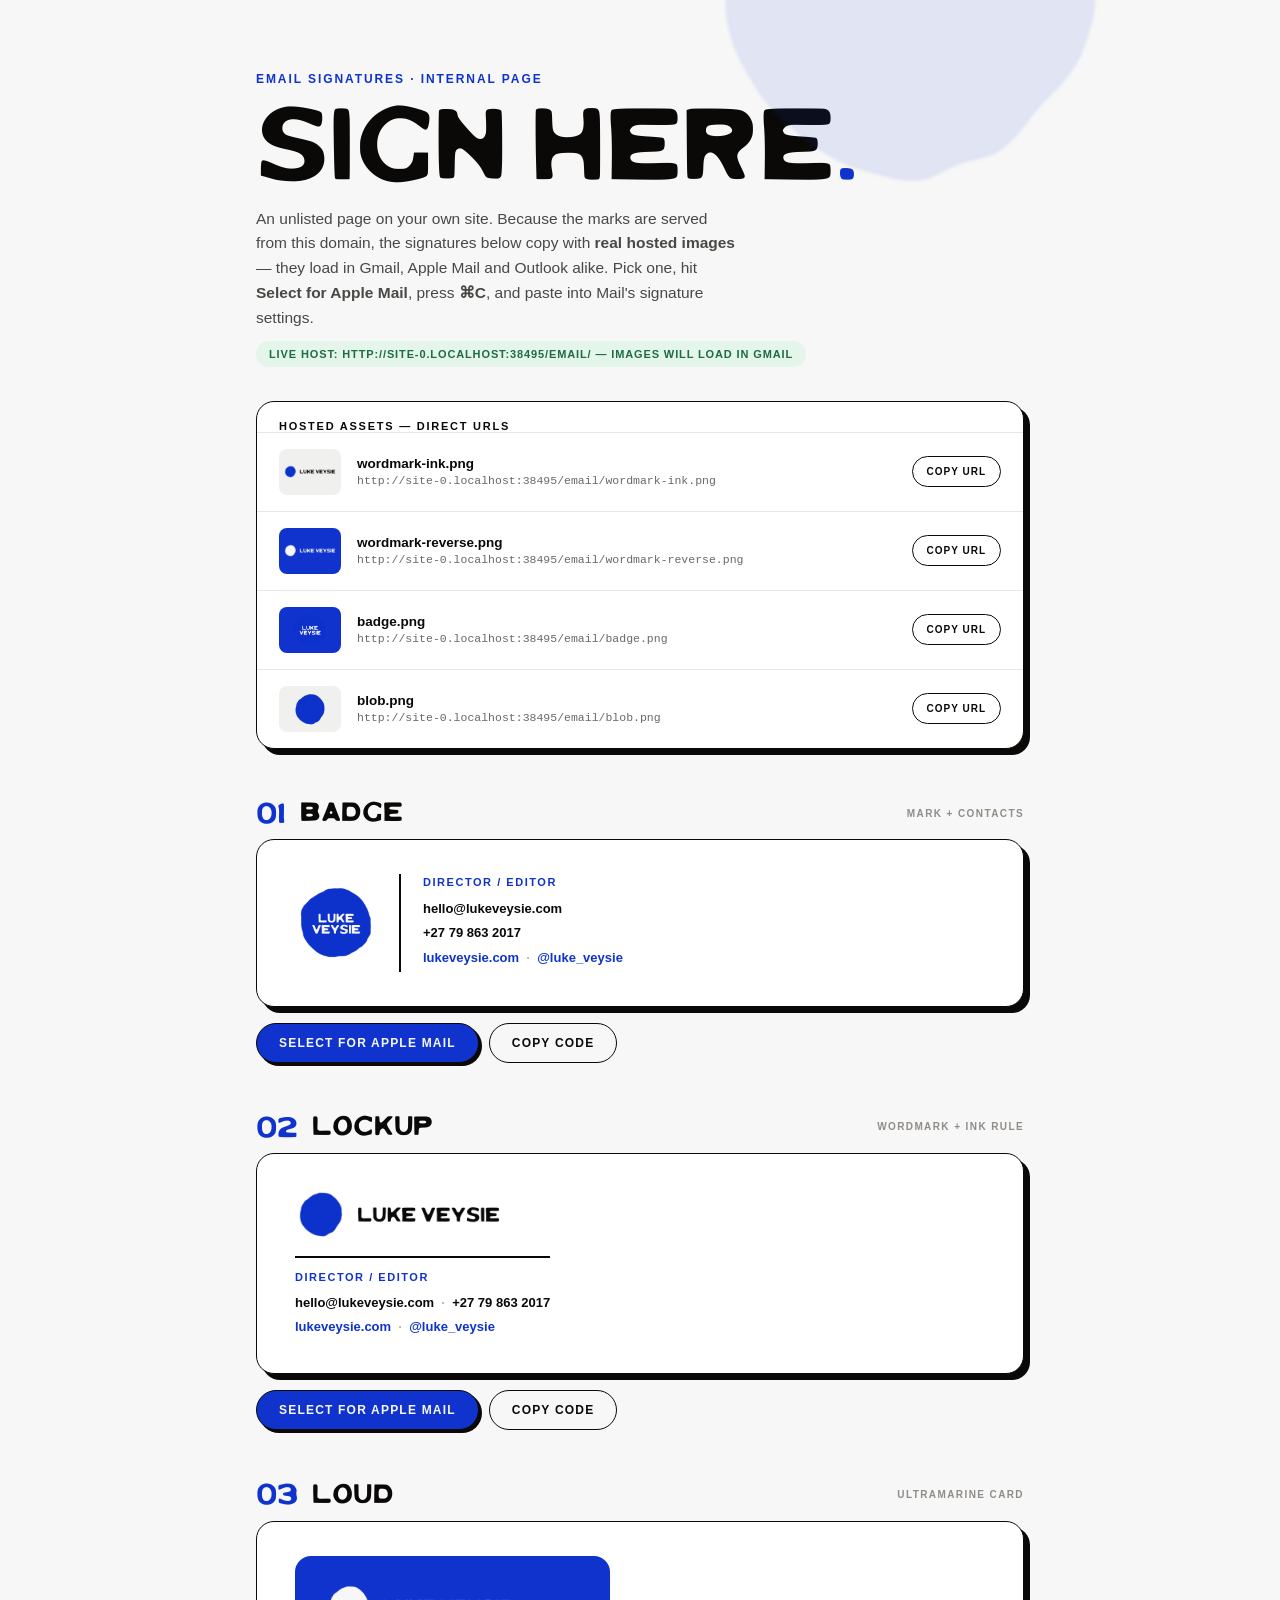
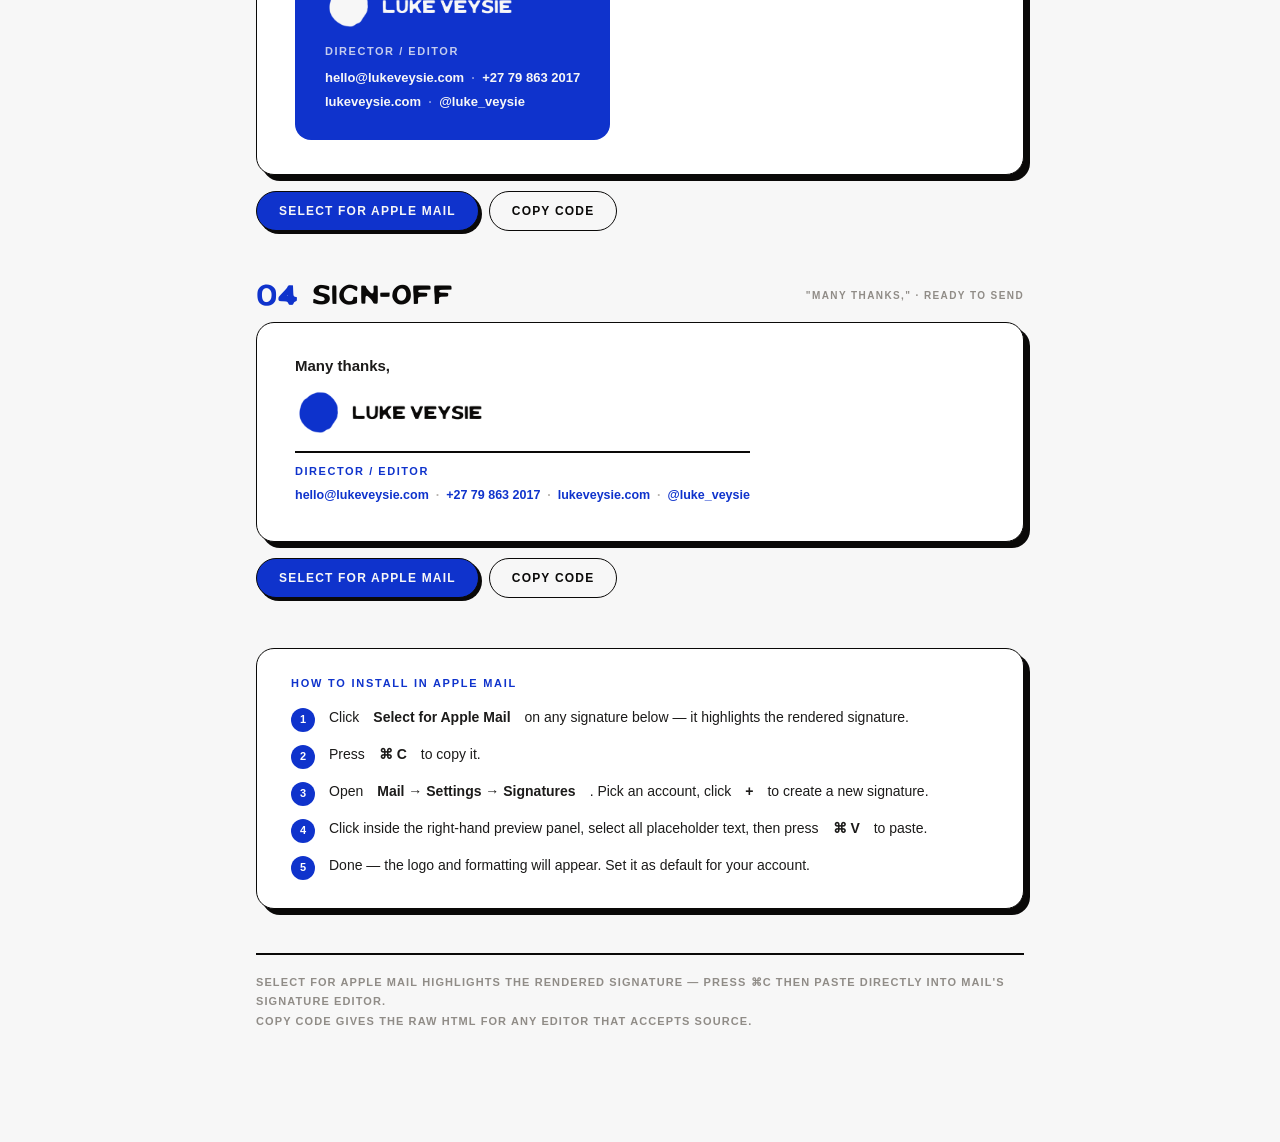
<file: email/index.html>
<!DOCTYPE html>
<html lang="en">
<head>
<meta charset="UTF-8">
<meta name="viewport" content="width=device-width, initial-scale=1">
<meta name="robots" content="noindex, nofollow">
<title>Email Signatures — Luke Veysie</title>
<style>
  @font-face { font-family:'Donrich'; src:url('Donrich.otf') format('opentype'); font-weight:400; font-style:normal; font-display:swap; }
  * { box-sizing:border-box; }
  body { margin:0; background:#F7F7F7; color:#0A0908; font-family:'Helvetica Neue',Helvetica,Arial,sans-serif; -webkit-font-smoothing:antialiased; }
  a { color:inherit; }
  .wrap { max-width:880px; margin:0 auto; padding:clamp(28px,6vw,72px) clamp(18px,5vw,56px) 110px; position:relative; }
  .blob { position:absolute; right:-7%; top:-9%; width:min(44vw,460px); opacity:.10; transform:rotate(8deg); pointer-events:none; }
  .kick { font-weight:700; font-size:12px; letter-spacing:.16em; text-transform:uppercase; color:#0F33CC; }
  h1 { font-family:'Donrich','Helvetica Neue',sans-serif; font-weight:400; font-size:clamp(42px,8vw,92px); line-height:.92; letter-spacing:.005em; text-transform:uppercase; margin:16px 0 0; }
  .lead { font-size:15.5px; line-height:1.6; color:#4A4845; max-width:56ch; margin:20px 0 0; }
  .num { font-family:'Donrich','Helvetica Neue',sans-serif; font-size:26px; line-height:.8; color:#0F33CC; }
  .lbl { font-family:'Donrich','Helvetica Neue',sans-serif; font-size:24px; line-height:.8; text-transform:uppercase; letter-spacing:.01em; }
  .meta { font-weight:700; font-size:10px; letter-spacing:.14em; text-transform:uppercase; color:#908C87; margin-left:auto; }
  .row { display:flex; align-items:center; gap:14px; margin-bottom:16px; }
  .card { background:#fff; border:1.5px solid #0A0908; border-radius:18px; padding:34px 38px; box-shadow:6px 6px 0 #0A0908; }
  .btns { display:flex; gap:10px; margin-top:16px; flex-wrap:wrap; }
  button { font-family:'Helvetica Neue',Helvetica,Arial,sans-serif; font-weight:700; font-size:12px; letter-spacing:.1em; text-transform:uppercase; border-radius:999px; padding:12px 22px; cursor:pointer; border:1.5px solid #0A0908; transition:background .15s, color .15s; }
  .primary { color:#F7F7F7; background:#0F33CC; box-shadow:3px 3px 0 #0A0908; }
  .primary:hover { background:#0C2BB0; }
  .ghost { color:#0A0908; background:transparent; }
  .ghost:hover { background:#0A0908; color:#F7F7F7; }
  .assets { margin-top:34px; background:#fff; border:1.5px solid #0A0908; border-radius:18px; box-shadow:6px 6px 0 #0A0908; overflow:hidden; }
  .ahead { font-weight:700; font-size:11px; letter-spacing:.16em; text-transform:uppercase; padding:18px 22px 0; }
  .asset { display:flex; align-items:center; gap:16px; padding:16px 22px; border-top:1.5px solid #E9E7E4; }
  .asset:first-of-type { border-top:none; }
  .asset .thumb { width:62px; height:46px; flex:0 0 auto; display:flex; align-items:center; justify-content:center; background:#F0F0EF; border-radius:8px; overflow:hidden; }
  .asset .thumb.dark { background:#0F33CC; }
  .asset .thumb img { max-width:84%; max-height:78%; display:block; }
  .asset .info { min-width:0; flex:1; }
  .asset .fname { font-weight:700; font-size:13.5px; }
  .asset .url { font-size:11.5px; color:#6B6864; word-break:break-all; margin-top:3px; font-family:ui-monospace,Menlo,monospace; }
  .asset .copy { flex:0 0 auto; font-size:10px; padding:9px 14px; }
  .guide { margin-top:50px; background:#fff; border:1.5px solid #0A0908; border-radius:18px; padding:28px 34px; box-shadow:6px 6px 0 #0A0908; }
  .guide-head { font-weight:700; font-size:11px; letter-spacing:.16em; text-transform:uppercase; color:#0F33CC; margin-bottom:18px; }
  .guide-steps { margin:0; padding:0; list-style:none; display:flex; flex-direction:column; gap:12px; }
  .guide-steps li { display:flex; align-items:flex-start; gap:14px; font-size:14px; line-height:1.5; color:#1C1B1A; }
  .step-n { flex:0 0 auto; display:inline-flex; align-items:center; justify-content:center; width:24px; height:24px; border-radius:50%; background:#0F33CC; color:#fff; font-weight:700; font-size:11px; margin-top:1px; }
  .foot { margin-top:44px; border-top:2.5px solid #0A0908; padding-top:18px; font-weight:600; font-size:11px; letter-spacing:.1em; text-transform:uppercase; color:#908C87; line-height:1.8; }
  .hosted { display:inline-block; margin-top:10px; font-weight:700; font-size:11px; letter-spacing:.08em; text-transform:uppercase; padding:7px 13px; border-radius:999px; }
  .hosted.ok { background:#E4F5EA; color:#1F6B43; }
  .hosted.no { background:#FBEAE7; color:#9A2A1B; }
  section.opt { margin-top:54px; }
</style>
</head>
<body>
<div class="wrap">
  <img class="blob" src="blob.png" alt="" aria-hidden="true">

  <div class="kick">Email Signatures · Internal Page</div>
  <h1>Sign here<span style="color:#0F33CC;">.</span></h1>
  <p class="lead">An unlisted page on your own site. Because the marks are served from this domain, the signatures below copy with <b>real hosted images</b> — they load in Gmail, Apple Mail and Outlook alike. Pick one, hit <b>Select for Apple Mail</b>, press <b>⌘C</b>, and paste into Mail's signature settings.</p>
  <div id="hosted" class="hosted no">Checking image host…</div>

  <!-- Asset URLs -->
  <div class="assets">
    <div class="ahead">Hosted assets — direct URLs</div>
    <div class="asset"><div class="thumb"><img src="wordmark-ink.png" alt=""></div><div class="info"><div class="fname">wordmark-ink.png</div><div class="url" data-file="wordmark-ink.png"></div></div><button class="ghost copy" data-url="wordmark-ink.png">Copy URL</button></div>
    <div class="asset"><div class="thumb dark"><img src="wordmark-reverse.png" alt=""></div><div class="info"><div class="fname">wordmark-reverse.png</div><div class="url" data-file="wordmark-reverse.png"></div></div><button class="ghost copy" data-url="wordmark-reverse.png">Copy URL</button></div>
    <div class="asset"><div class="thumb dark"><img src="badge.png" alt=""></div><div class="info"><div class="fname">badge.png</div><div class="url" data-file="badge.png"></div></div><button class="ghost copy" data-url="badge.png">Copy URL</button></div>
    <div class="asset"><div class="thumb"><img src="blob.png" alt=""></div><div class="info"><div class="fname">blob.png</div><div class="url" data-file="blob.png"></div></div><button class="ghost copy" data-url="blob.png">Copy URL</button></div>
  </div>

  <div id="options"></div>

  <div class="guide">
    <div class="guide-head">How to install in Apple Mail</div>
    <ol class="guide-steps">
      <li><span class="step-n">1</span>Click <b>Select for Apple Mail</b> on any signature below — it highlights the rendered signature.</li>
      <li><span class="step-n">2</span>Press <b>⌘ C</b> to copy it.</li>
      <li><span class="step-n">3</span>Open <b>Mail → Settings → Signatures</b>. Pick an account, click <b>+</b> to create a new signature.</li>
      <li><span class="step-n">4</span>Click inside the right-hand preview panel, select all placeholder text, then press <b>⌘ V</b> to paste.</li>
      <li><span class="step-n">5</span>Done — the logo and formatting will appear. Set it as default for your account.</li>
    </ol>
  </div>

  <div class="foot">
    <b>Select for Apple Mail</b> highlights the rendered signature — press ⌘C then paste directly into Mail's signature editor.<br>
    <b>Copy code</b> gives the raw HTML for any editor that accepts source.
  </div>
</div>

<script>
(function () {
  // ---- Your details (edit here) ----
  var ME = {
    role: 'Director / Editor',
    place: '',
    email: 'hello@lukeveysie.com',
    phone: '+27 79 863 2017',
    website: 'lukeveysie.com',
    instagram: 'luke_veysie'
  };

  // Absolute base URL of THIS folder, derived from where the page is served.
  var BASE = new URL('.', location.href).href; // ends with '/'
  var isHosted = /^https?:$/.test(location.protocol);
  function asset(name) { return BASE + name; }

  // ---- shared bits ----
  var BLUE = '#0F33CC', INK = '#0A0908', BODY = '#1C1B1A', FAINT = '#B8B4AF', PAPER = '#F7F7F7';
  var tel = ME.phone.replace(/[^0-9+]/g, '');
  var web = ME.website.replace(/^https?:\/\//, '');
  var webUrl = 'https://' + web;
  var ig = ME.instagram.replace(/^@/, '');
  var igUrl = 'https://instagram.com/' + ig, igText = '@' + ig;
  var roleLine = ME.place ? ME.role + ' · ' + ME.place : ME.role;
  var helv = "font-family:'Helvetica Neue',Helvetica,Arial,sans-serif;font-weight:700;";
  var dotI = '<span style="color:' + FAINT + ';">&nbsp;&nbsp;·&nbsp;&nbsp;</span>';
  var dotR = '<span style="color:rgba(247,247,247,.5);">&nbsp;&nbsp;·&nbsp;&nbsp;</span>';
  var onBlueDim = 'rgba(247,247,247,.78)';
  function a(href, txt, col) { return '<a href="' + href + '" style="' + helv + 'color:' + col + ';text-decoration:none;">' + txt + '</a>'; }
  function img(file, w, h) { return '<img src="' + asset(file) + '" width="' + w + '" height="' + h + '" alt="Luke Veysie" style="display:block;border:0;width:' + w + 'px;height:' + h + 'px;">'; }

  // ---- the four signatures ----
  function sigBadge() {
    return '<table role="presentation" cellpadding="0" cellspacing="0" border="0" style="border-collapse:collapse;"><tr>'
      + '<td style="vertical-align:middle;padding:0 22px 0 0;">' + img('badge.png', 82, 82) + '</td>'
      + '<td style="vertical-align:middle;border-left:2px solid ' + INK + ';padding:2px 0 2px 22px;">'
      + '<div style="' + helv + 'font-size:11px;letter-spacing:.14em;text-transform:uppercase;color:' + BLUE + ';">' + roleLine + '</div>'
      + '<div style="' + helv + 'font-size:13px;line-height:1.85;color:' + BODY + ';padding-top:9px;">'
      + a('mailto:' + ME.email, ME.email, INK) + '<br>'
      + a('tel:' + tel, ME.phone, INK) + '<br>'
      + a(webUrl, web, BLUE) + dotI + a(igUrl, igText, BLUE)
      + '</div></td></tr></table>';
  }
  function sigLockup() {
    return '<table role="presentation" cellpadding="0" cellspacing="0" border="0" style="border-collapse:collapse;"><tr><td style="padding:0;">'
      + img('wordmark-ink.png', 208, 52)
      + '<div style="border-top:2.5px solid ' + INK + ';margin:16px 0 0;padding-top:13px;">'
      + '<div style="' + helv + 'font-size:11px;letter-spacing:.14em;text-transform:uppercase;color:' + BLUE + ';">' + roleLine + '</div>'
      + '<div style="' + helv + 'font-size:13px;line-height:1.85;color:' + BODY + ';padding-top:8px;">'
      + a('mailto:' + ME.email, ME.email, INK) + dotI + a('tel:' + tel, ME.phone, INK) + '<br>'
      + a(webUrl, web, BLUE) + dotI + a(igUrl, igText, BLUE)
      + '</div></div></td></tr></table>';
  }
  function sigLoud() {
    return '<table role="presentation" cellpadding="0" cellspacing="0" border="0" style="border-collapse:collapse;"><tr><td style="background:' + BLUE + ';border-radius:16px;padding:26px 30px;">'
      + img('wordmark-reverse.png', 190, 48)
      + '<div style="' + helv + 'font-size:11px;letter-spacing:.14em;text-transform:uppercase;color:' + onBlueDim + ';padding-top:15px;">' + roleLine + '</div>'
      + '<div style="' + helv + 'font-size:13px;line-height:1.85;color:' + PAPER + ';padding-top:9px;">'
      + a('mailto:' + ME.email, ME.email, PAPER) + dotR + a('tel:' + tel, ME.phone, PAPER) + '<br>'
      + a(webUrl, web, PAPER) + dotR + a(igUrl, igText, PAPER)
      + '</div></td></tr></table>';
  }
  function sigSignoff() {
    return '<table role="presentation" cellpadding="0" cellspacing="0" border="0" style="border-collapse:collapse;"><tr><td style="padding:0;">'
      + '<div style="' + helv + 'font-size:15px;color:' + BODY + ';padding-bottom:14px;">Many thanks,</div>'
      + img('wordmark-ink.png', 190, 48)
      + '<div style="border-top:2.5px solid ' + INK + ';margin-top:15px;padding-top:12px;">'
      + '<div style="' + helv + 'font-size:11px;letter-spacing:.14em;text-transform:uppercase;color:' + BLUE + ';">' + roleLine + '</div>'
      + '<div style="' + helv + 'font-size:12.5px;line-height:1.8;color:' + BLUE + ';padding-top:7px;">'
      + a('mailto:' + ME.email, ME.email, BLUE) + dotI + a('tel:' + tel, ME.phone, BLUE) + dotI + a(webUrl, web, BLUE) + dotI + a(igUrl, igText, BLUE)
      + '</div></div></td></tr></table>';
  }

  var OPTIONS = [
    { n: '01', label: 'Badge', meta: 'mark + contacts', build: sigBadge },
    { n: '02', label: 'Lockup', meta: 'wordmark + ink rule', build: sigLockup },
    { n: '03', label: 'Loud', meta: 'ultramarine card', build: sigLoud },
    { n: '04', label: 'Sign-off', meta: '"many thanks," · ready to send', build: sigSignoff }
  ];

  var plain = 'Many thanks,\nLuke Veysie — ' + roleLine + '\n' + ME.email + ' · ' + ME.phone + '\n' + web + ' · ' + igText;

  // ---- select card for Apple Mail ----
  function selectCard(card, btn) {
    var r = document.createRange();
    r.selectNodeContents(card);
    var s = getSelection();
    s.removeAllRanges();
    s.addRange(r);
    var orig = btn.textContent;
    btn.textContent = 'Selected — press ⌘C';
    btn.style.background = '#0C2BB0';
    setTimeout(function () { btn.textContent = orig; btn.style.background = ''; }, 3500);
  }

  // ---- clipboard ----
  function flash(btn, label) { var t = btn.textContent; btn.textContent = label; setTimeout(function () { btn.textContent = t; }, 1600); }
  function copyRich(html, btn) {
    if (navigator.clipboard && window.ClipboardItem) {
      navigator.clipboard.write([new ClipboardItem({
        'text/html': new Blob([html], { type: 'text/html' }),
        'text/plain': new Blob([plain], { type: 'text/plain' })
      })]).then(function () { flash(btn, 'Copied ✓'); }).catch(function () { fallbackRich(html, btn); });
    } else { fallbackRich(html, btn); }
  }
  function fallbackRich(html, btn) {
    var d = document.createElement('div'); d.contentEditable = 'true'; d.innerHTML = html;
    d.style.cssText = 'position:fixed;left:-9999px;top:0;'; document.body.appendChild(d);
    var r = document.createRange(); r.selectNodeContents(d);
    var s = getSelection(); s.removeAllRanges(); s.addRange(r);
    try { document.execCommand('copy'); } catch (e) {}
    s.removeAllRanges(); document.body.removeChild(d); flash(btn, 'Copied ✓');
  }
  function copyText(text, btn) {
    if (navigator.clipboard && navigator.clipboard.writeText) {
      navigator.clipboard.writeText(text).then(function () { flash(btn, 'Copied ✓'); }).catch(function () { fallbackText(text, btn); });
    } else { fallbackText(text, btn); }
  }
  function fallbackText(text, btn) {
    var t = document.createElement('textarea'); t.value = text;
    t.style.cssText = 'position:fixed;left:-9999px;top:0;'; document.body.appendChild(t); t.select();
    try { document.execCommand('copy'); } catch (e) {}
    document.body.removeChild(t); flash(btn, 'Copied ✓');
  }

  // ---- render ----
  var host = document.getElementById('options');
  OPTIONS.forEach(function (o) {
    var html = o.build();
    var sec = document.createElement('section');
    sec.className = 'opt';
    sec.innerHTML =
      '<div class="row"><span class="num">' + o.n + '</span><span class="lbl">' + o.label + '</span><span class="meta">' + o.meta + '</span></div>'
      + '<div class="card"></div>'
      + '<div class="btns"><button class="primary rich">Select for Apple Mail</button><button class="ghost src">Copy code</button></div>';
    sec.querySelector('.card').innerHTML = html;
    sec.querySelector('.rich').addEventListener('click', function () { selectCard(sec.querySelector('.card'), this); });
    sec.querySelector('.src').addEventListener('click', function () { copyText(html, this); });
    host.appendChild(sec);
  });

  // asset URL fields + copy buttons
  document.querySelectorAll('.url').forEach(function (el) { el.textContent = asset(el.getAttribute('data-file')); });
  document.querySelectorAll('.asset .copy').forEach(function (btn) {
    btn.addEventListener('click', function () { copyText(asset(btn.getAttribute('data-url')), btn); });
  });

  // hosted status
  var badge = document.getElementById('hosted');
  if (isHosted) { badge.className = 'hosted ok'; badge.textContent = 'Live host: ' + BASE + ' — images will load in Gmail'; }
  else { badge.className = 'hosted no'; badge.textContent = 'Opened locally — deploy this folder to your site, then images load in email'; }
})();
</script>
</body>
</html>
</file>
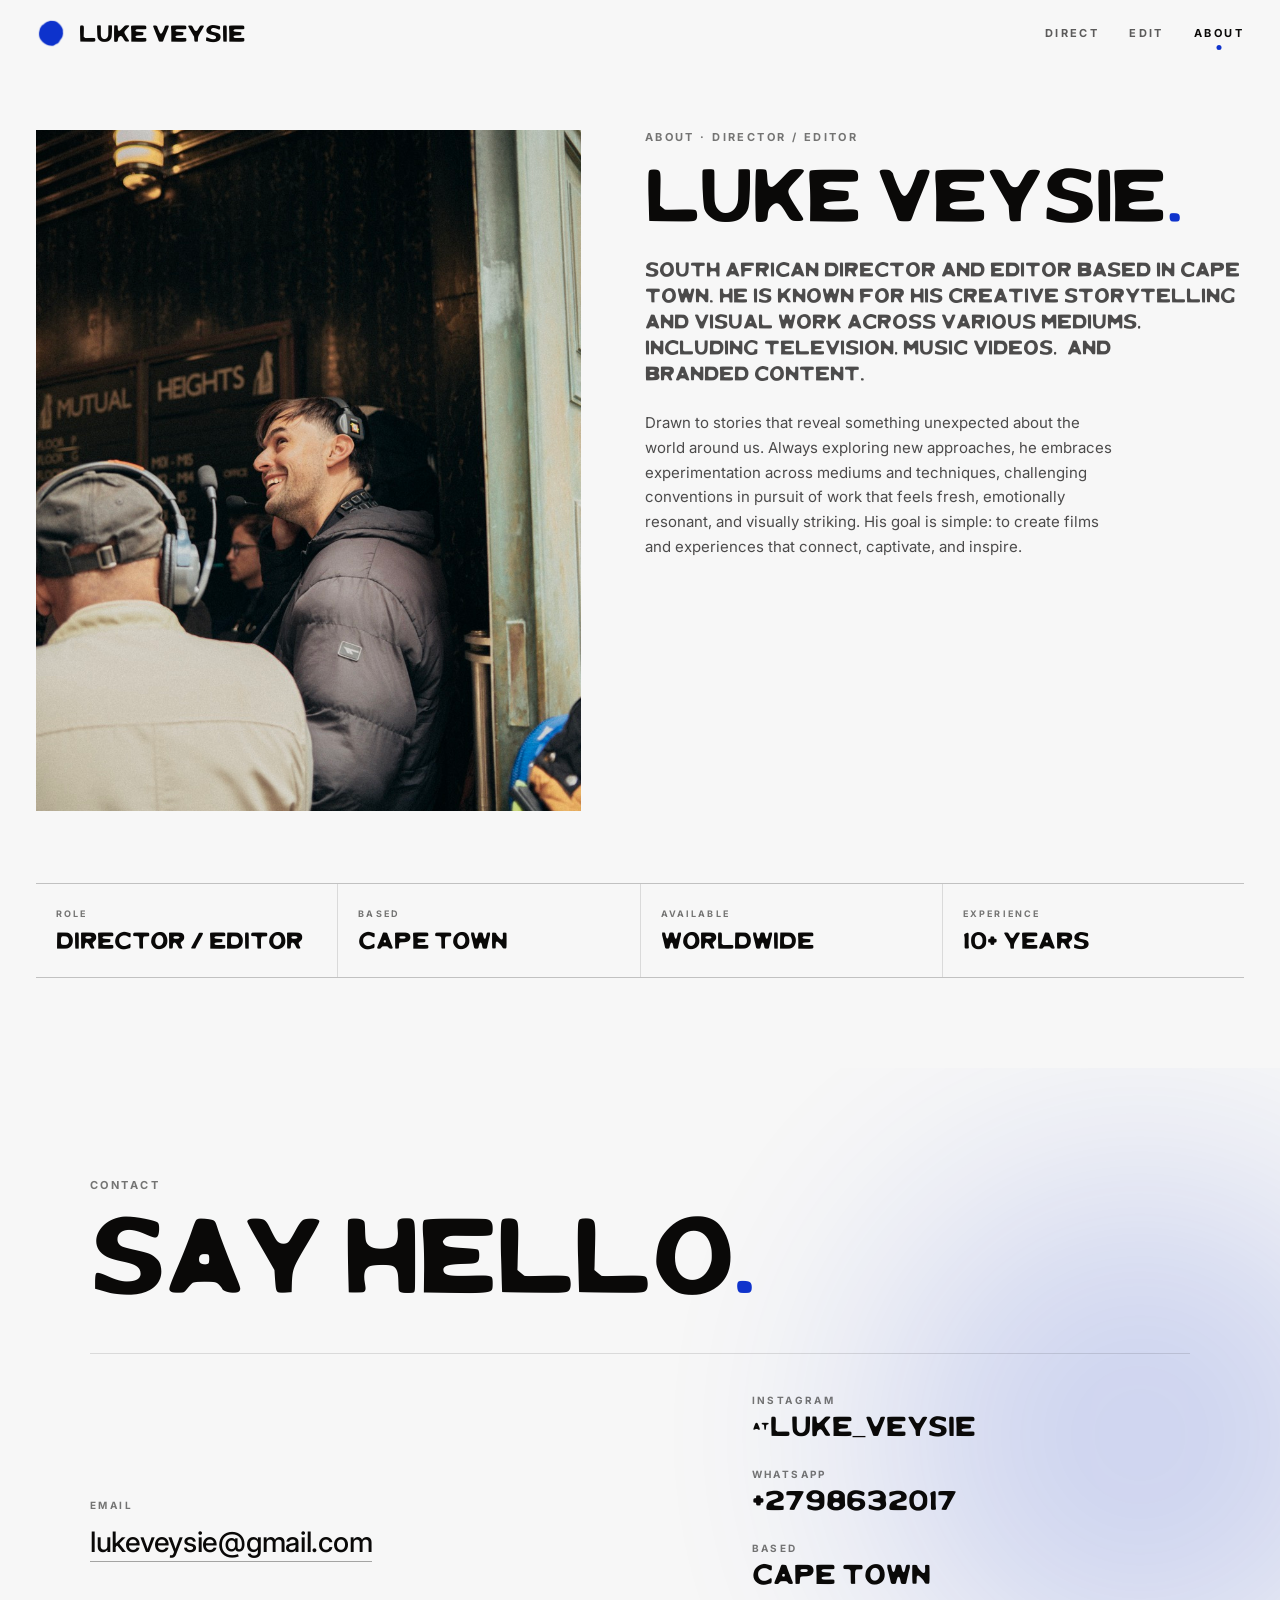
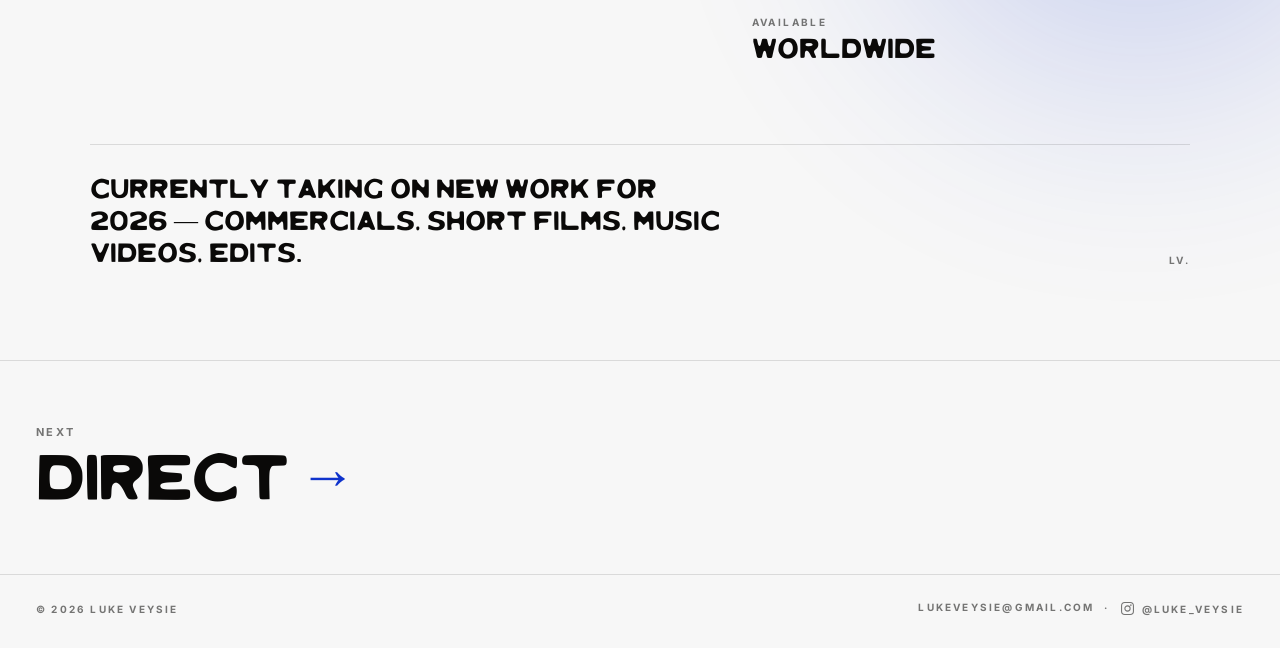
<file: about.html>
<!DOCTYPE html>
<html lang="en">
<head>
<meta charset="UTF-8"/>
<meta name="viewport" content="width=device-width, initial-scale=1.0"/>
<title>Luke Veysie — About</title>
<meta name="description" content="About Luke Veysie — South African director and editor based in Cape Town, available worldwide."/>
<link rel="icon" type="image/svg+xml" href="favicon.svg"/>
<link href="https://fonts.googleapis.com/css2?family=Inter:wght@400;500;600;700;800&display=swap" rel="stylesheet"/>
<link rel="stylesheet" href="site.css?v=7"/>
</head>
<body data-page="about">

<header data-nav></header>

<main>
  <section class="about" data-screen-label="About">

    <!-- ── Portrait + bio ───────────────────────────────── -->
    <div class="about-hero">
      <div class="about-portrait reveal">
        <img src="assets/luke-portrait-2.jpg" alt="Luke Veysie on set" style="object-position: 50% 38%;"/>
      </div>

      <div class="about-copy reveal">
        <div class="kicker sys">About · Director / Editor</div>
        <h1>Luke Veysie<span class="blue">.</span></h1>
        <p class="lead">South African director and editor based in Cape Town. He is known for his creative storytelling and visual work across various mediums, including television, music videos, 
and branded content.</p>
        <p>
          Drawn to stories that reveal something unexpected about the world around us. Always exploring new approaches, he embraces experimentation across mediums and techniques, challenging conventions in pursuit of work that feels fresh, emotionally resonant, and visually striking. His goal is simple: to create films and experiences that connect, captivate, and inspire.
        </p>
      </div>
    </div>

    <!-- ── Meta strip ───────────────────────────────────── -->
    <div class="about-meta reveal">
      <div>
        <div class="label">Role</div>
        <div class="value">Director / Editor</div>
      </div>
      <div>
        <div class="label">Based</div>
        <div class="value">Cape Town</div>
      </div>
      <div>
        <div class="label">Available</div>
        <div class="value">Worldwide</div>
      </div>
      <div>
        <div class="label">Experience</div>
        <div class="value">10+ Years</div>
      </div>
    </div>

  </section>

  <!-- ── Contact panel ──────────────────────────────────── -->
  <section class="contact" id="contact" data-screen-label="Contact">
    <div class="contact-blob"></div>

    <div class="contact-inner">
      <div class="eyebrow sys reveal">Contact</div>
      <h1 class="reveal">Say hello<span class="blue">.</span></h1>

      <div class="contact-grid">
        <div class="contact-block reveal">
          <div class="label">Email</div>
          <a class="big-link" href="mailto:lukeveysie@gmail.com">lukeveysie@gmail.com</a>
        </div>

        <div class="contact-rail reveal">
          <div class="row">
            <div class="label">Instagram</div>
            <div class="value">
              <a href="https://instagram.com/luke_veysie" target="_blank" rel="noopener">@luke_veysie</a>
            </div>
          </div>
          <div class="row">
            <div class="label">WhatsApp</div>
            <div class="value">
              <a href="https://wa.me/2798632017" target="_blank" rel="noopener">+2798632017</a>
            </div>
          </div>
          <div class="row">
            <div class="label">Based</div>
            <div class="value">Cape Town</div>
          </div>
          <div class="row">
            <div class="label">Available</div>
            <div class="value">Worldwide</div>
          </div>
        </div>
      </div>

      <div class="contact-bottom reveal">
        <div class="available">
          Currently taking on new work for 2026 &mdash; commercials, short films, music videos, edits.
        </div>
        <div class="right-meta">
          LV.
        </div>
      </div>
    </div>
  </section>

  <footer data-foot></footer>
</main>

<script src="site.js?v=6"></script>
</body>
</html>
</file>
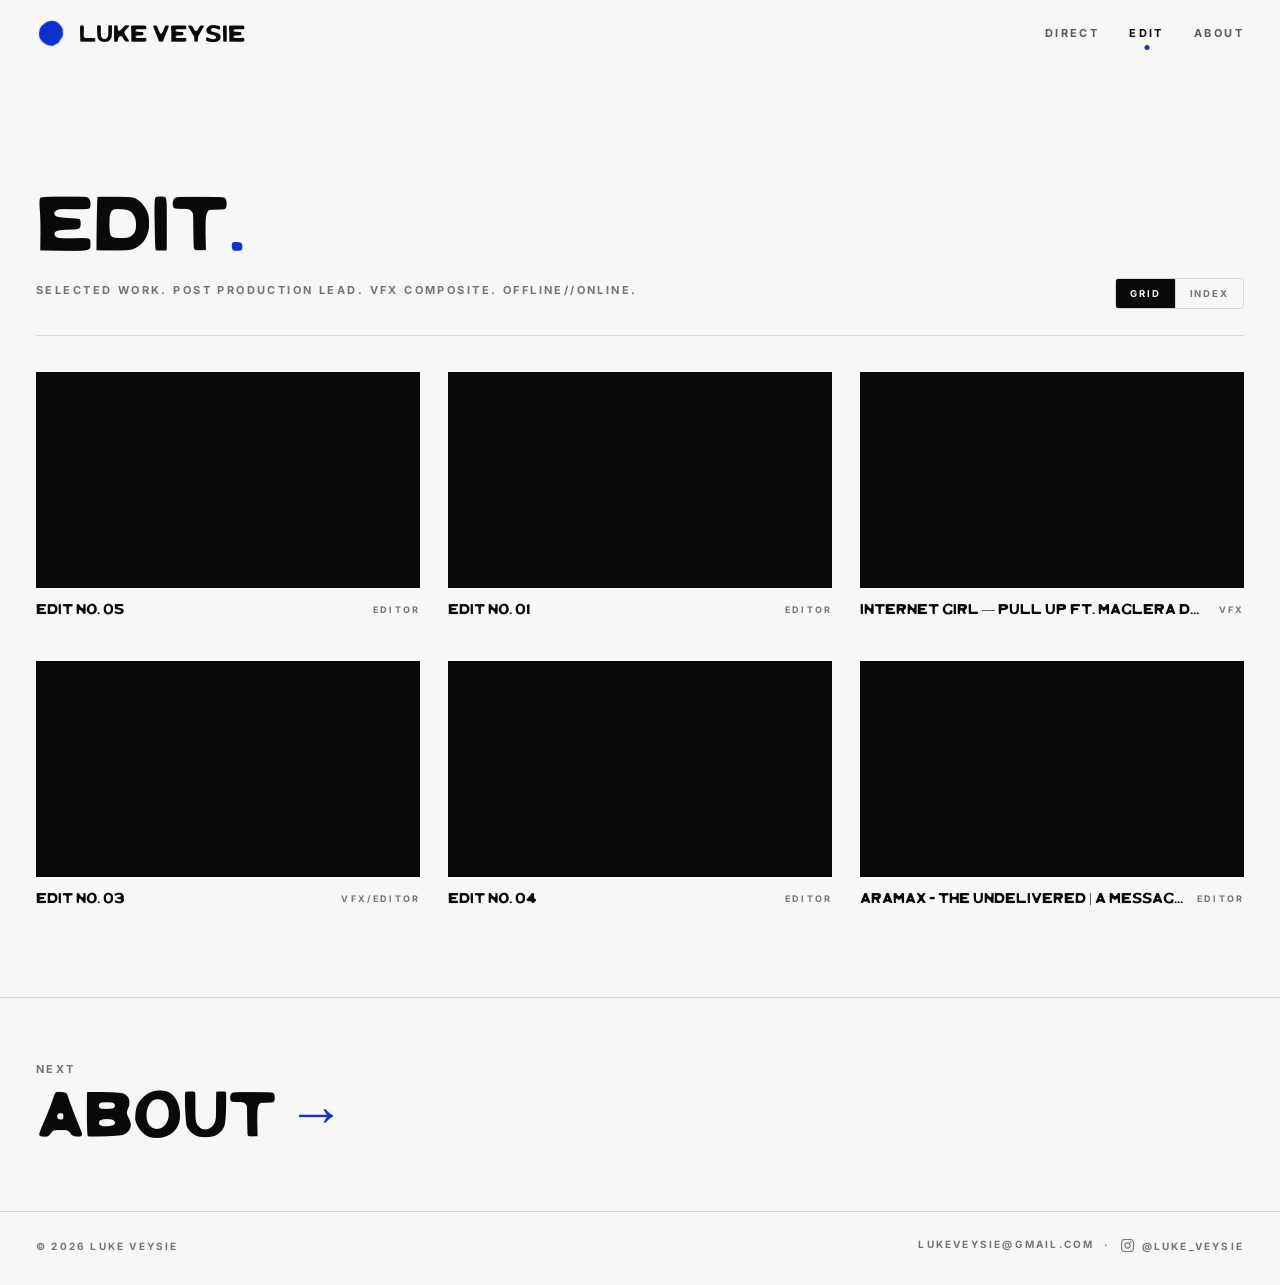
<file: edit.html>
<!DOCTYPE html>
<html lang="en">
<head>
<meta charset="UTF-8"/>
<meta name="viewport" content="width=device-width, initial-scale=1.0"/>
<title>Luke Veysie — Edit</title>
<meta name="description" content="Selected post production work by Luke Veysie — editor and VFX, Cape Town / worldwide."/>
<link rel="icon" type="image/svg+xml" href="favicon.svg"/>
<link href="https://fonts.googleapis.com/css2?family=Inter:wght@400;500;600;700;800&display=swap" rel="stylesheet"/>
<link rel="stylesheet" href="site.css?v=7"/>
<template id="__bundler_thumbnail" data-bg-color="#0a0908">
  <svg viewBox="0 0 1200 800" xmlns="http://www.w3.org/2000/svg">
    <rect width="1200" height="800" fill="#0a0908"/>
    <text x="600" y="360" text-anchor="middle" font-family="Georgia, serif" font-size="220" fill="#f4f1ea" letter-spacing="-6">LV</text>
    <text x="600" y="470" text-anchor="middle" font-family="Helvetica, Arial, sans-serif" font-size="46" letter-spacing="14" fill="#5b7cfa">EDIT</text>
  </svg>
</template>
</head>
<body data-page="edit">

<header data-nav></header>

<main>
  <section class="work" style="padding-top: 120px;" data-screen-label="Edit">
    <div class="section-head reveal">
      <h2 class="title">Edit<span class="blue">.</span></h2>
      <p class="sub">SELECTED WORK. POST PRODUCTION LEAD. VFX COMPOSITE. OFFLINE//ONLINE. </p>
      <div class="view-toggle" role="group" aria-label="Layout">
        <button type="button" data-view="grid" class="on" aria-pressed="true">Grid</button>
        <button type="button" data-view="list" aria-pressed="false">Index</button>
      </div>
    </div>

    <div class="work-grid videos">
      <article class="work-tile reveal" data-screen-label="Tile 05" data-vimeo="1200403568">
        <div class="frame"></div>
        <div class="caption">
          <div class="ttl">Edit No. 05</div>
          <div class="tag">Editor</div>
        </div>
      </article>
      <article class="work-tile reveal" data-screen-label="Tile 01" data-yt="MjfOfCR9TkM">
        <div class="frame"></div>
        <div class="caption">
          <div class="ttl">Edit No. 01</div>
          <div class="tag">Editor</div>
        </div>
      </article>
      <article class="work-tile reveal" data-screen-label="Tile 02" data-vimeo="1015601492" data-href="Pull Up - Internet Girl.html" data-title="Internet Girl — Pull Up ft. Maglera Doe Boy">
        <div class="frame"></div>
        <div class="caption">
          <div class="ttl">Internet Girl — Pull Up ft. Maglera Doe Boy</div>
          <div class="tag">VFX</div>
        </div>
      </article>
      <article class="work-tile reveal" data-screen-label="Tile 03" data-yt="ZEE21_QbSG8">
        <div class="frame"></div>
        <div class="caption">
          <div class="ttl">Edit No. 03</div>
          <div class="tag">VFX/Editor</div>
        </div>
      </article>
      <article class="work-tile reveal" data-screen-label="Tile 04" data-yt="Jz7cb77A42o">
        <div class="frame"></div>
        <div class="caption">
          <div class="ttl">Edit No. 04</div>
          <div class="tag">Editor</div>
        </div>
      </article>
      <article class="work-tile reveal" data-screen-label="Tile 06" data-yt="vtAe3Wlx67I" data-title="ARAMAX - The Undelivered | A message of peace الشحنة المُعلقة | رسالة سلام للعالم">
        <div class="frame"></div>
        <div class="caption">
          <div class="ttl">ARAMAX - The Undelivered | A message of peace الشحنة المُعلقة | رسالة سلام للعالم</div>
          <div class="tag">Editor</div>
        </div>
      </article>
    </div>
  </section>

  <footer data-foot></footer>
</main>

<script src="lv-shader.js?v=3"></script>
<script src="site.js?v=6"></script>
<script src="video-grid.js?v=5"></script>
</body>
</html>
</file>
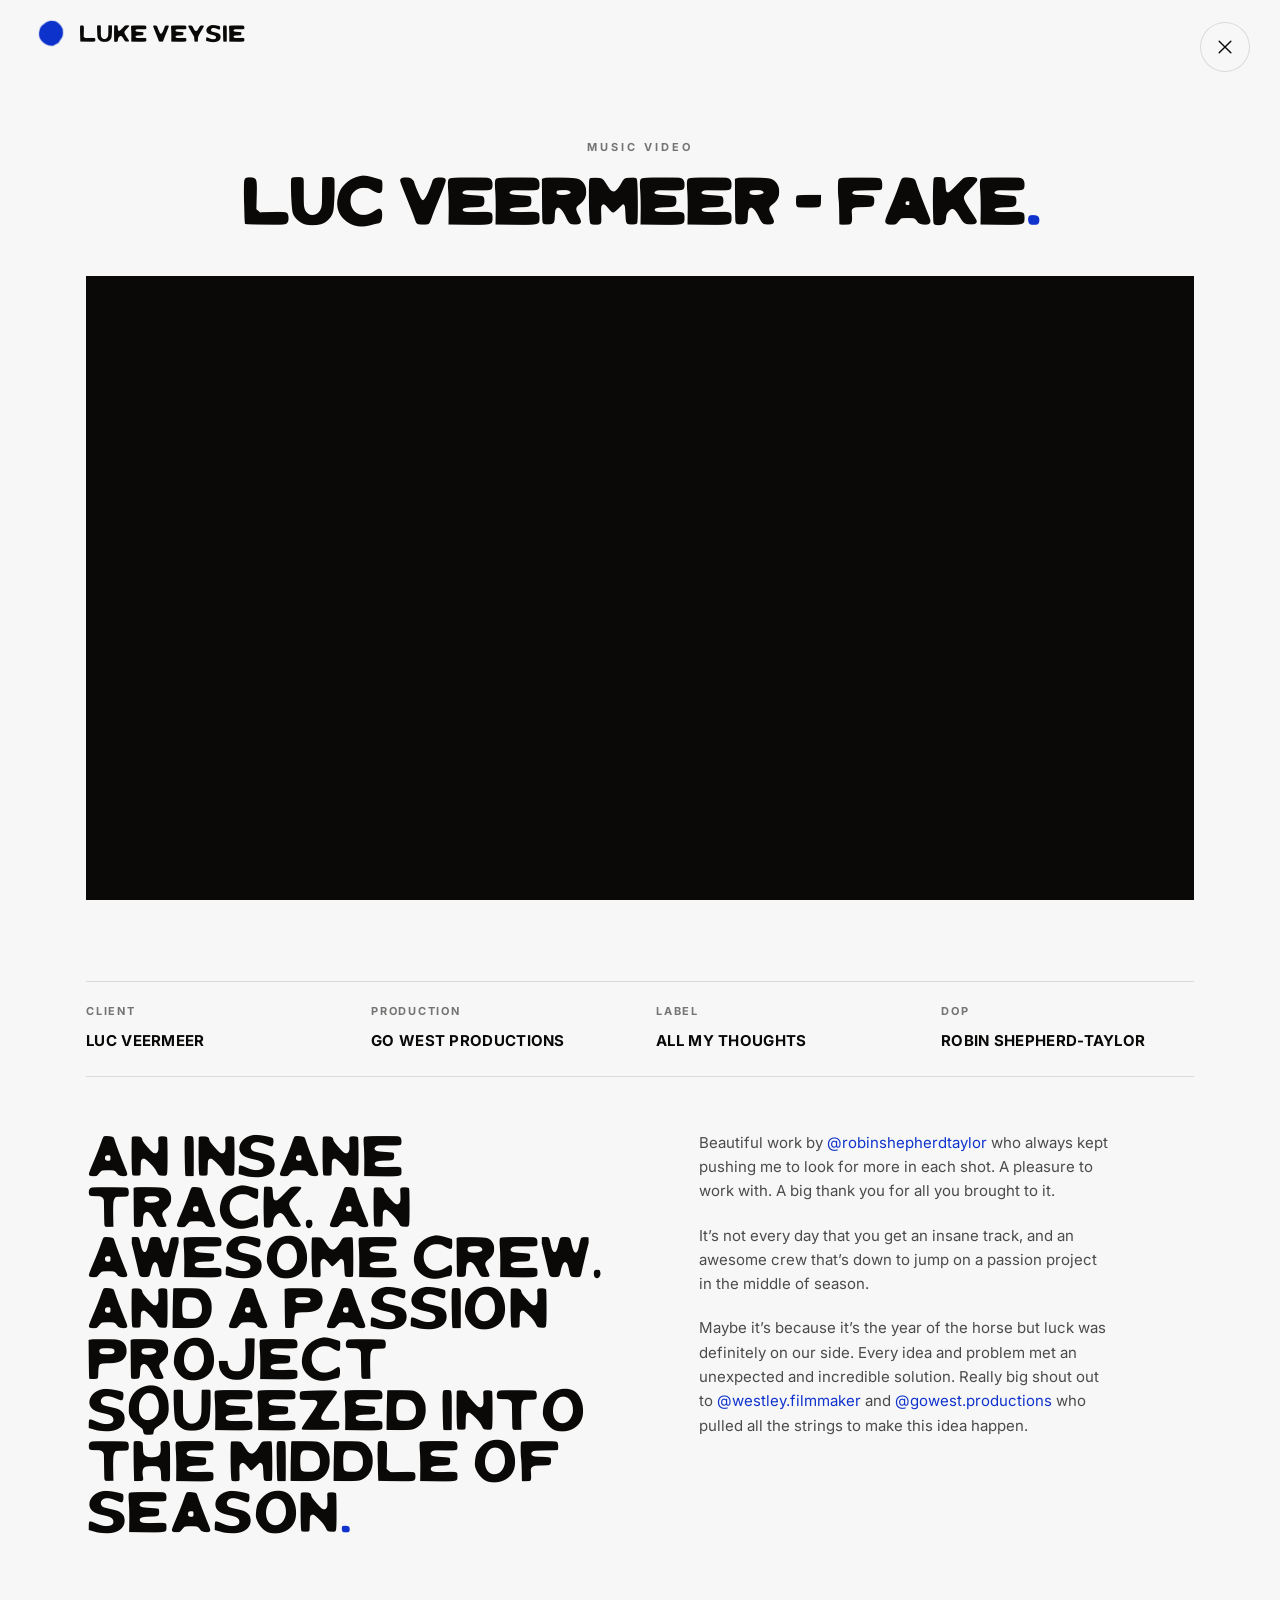
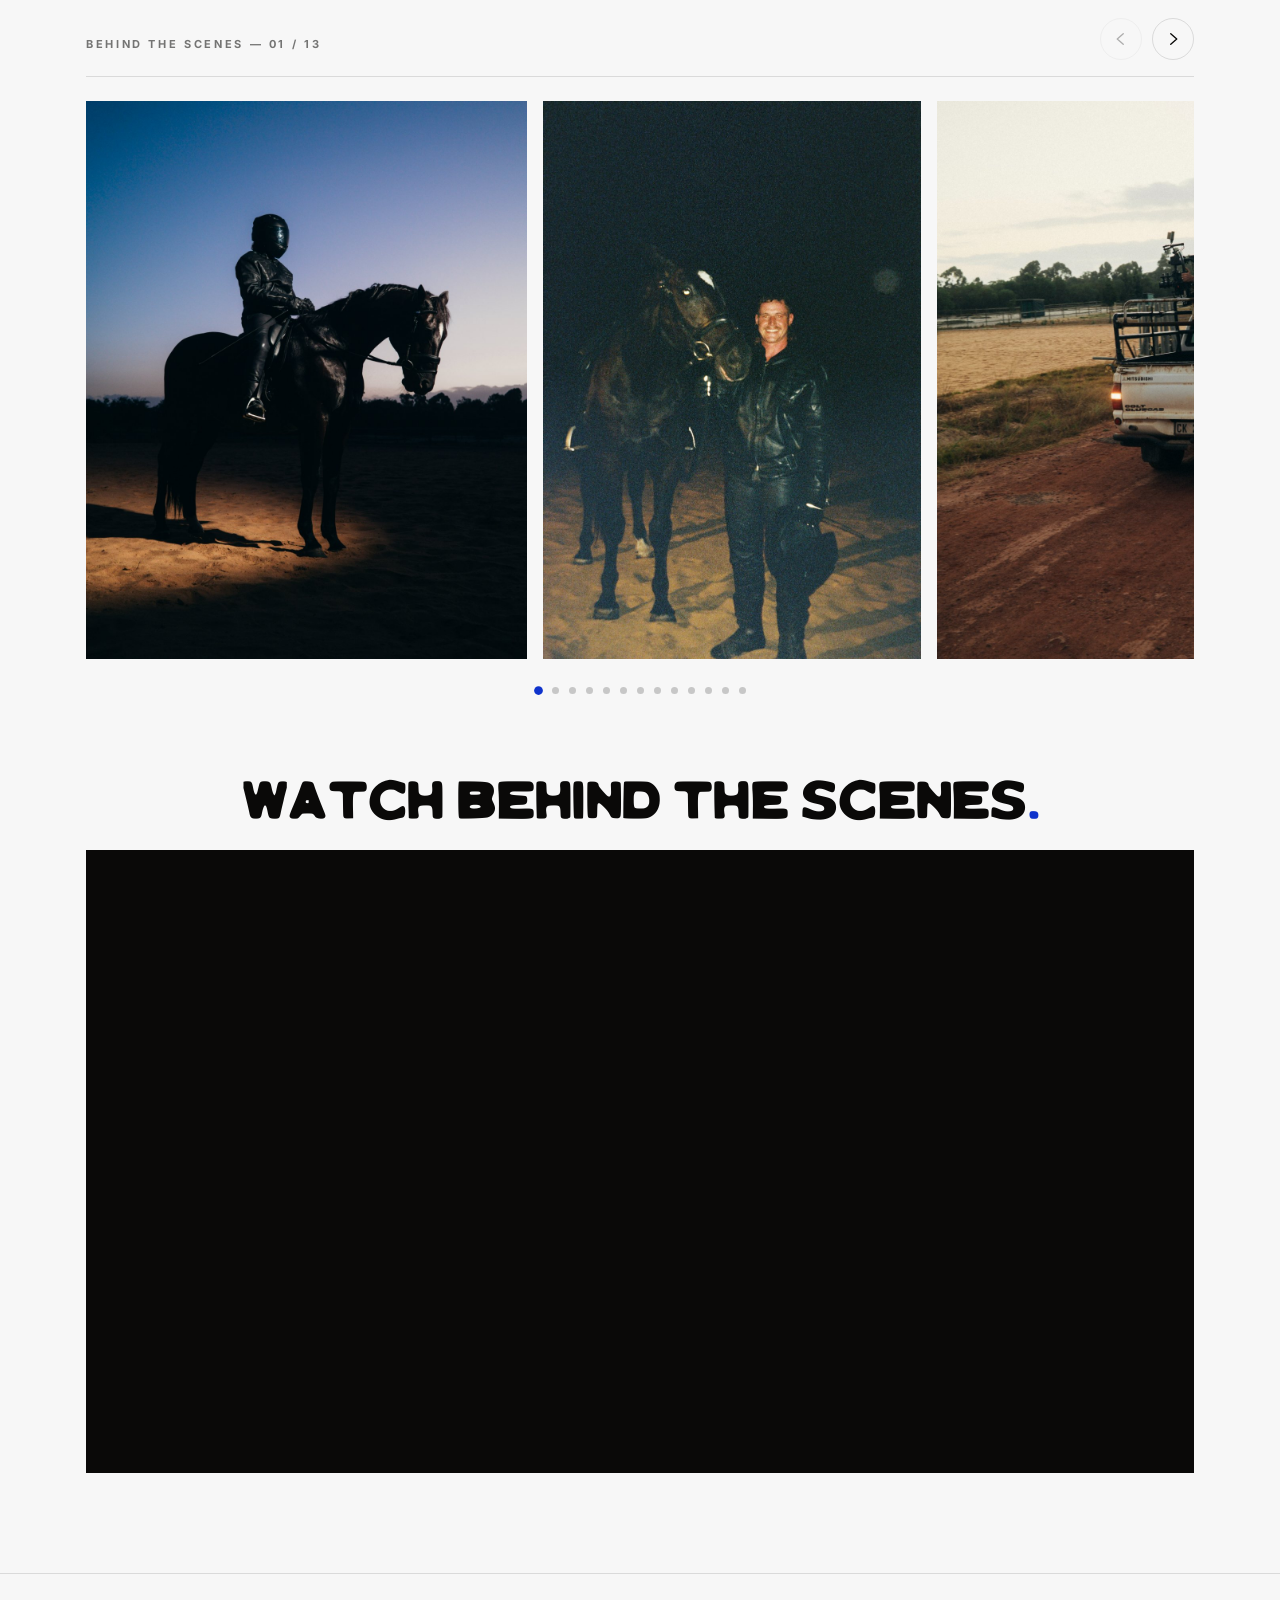
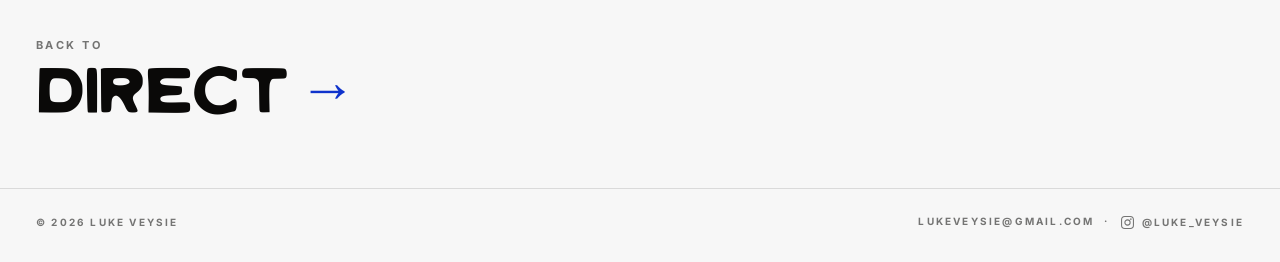
<file: Luc Veermeer - Fake Music Video.html>
<!DOCTYPE html>
<html lang="en">
<head>
<meta charset="UTF-8"/>
<meta name="viewport" content="width=device-width, initial-scale=1.0"/>
<title>Luke Veysie — Luc Veermeer · Fake Music Video</title>
<link rel="icon" type="image/svg+xml" href="favicon.svg"/>
<link href="https://fonts.googleapis.com/css2?family=Inter:wght@400;500;600;700;800&display=swap" rel="stylesheet"/>
<link rel="stylesheet" href="site.css?v=7"/>
<style>
  /* ── Project detail page (scoped) ─────────────────────────── */
  .project {
    padding: 140px 36px 100px;
    max-width: 1180px;
    margin: 0 auto;
  }

  /* Centred header */
  .project-head {
    text-align: center;
    margin-bottom: 48px;
  }
  .project-head .eyebrow {
    font-family: var(--system);
    font-weight: 700;
    font-size: 11px;
    letter-spacing: 0.28em;
    text-transform: uppercase;
    color: var(--muted);
    margin-bottom: 22px;
  }
  .project-head h1 {
    font-family: var(--donrich);
    font-size: clamp(34px, 4.55vw, 73px);
    line-height: 0.9;
    letter-spacing: -0.015em;
    margin: 0;
  }
  .project-head h1 .blue { color: var(--blue); }

  /* ── Films ────────────────────────────────────────────────── */
  .films {
    display: grid;
    gap: 20px;
    margin: 0 auto;
  }
  .project-player {
    cursor: pointer;
    display: block;
    margin: 0;
  }
  .project-player .frame {
    position: relative;
    width: 100%;
    aspect-ratio: 16 / 9;
    background: #0a0908;
    overflow: hidden;
  }

  /* A second film placed below the gallery */
  .films.post-gallery {
    margin-top: 0;
  }

  /* Credits + paragraph block under the main film */
  .project-body {
    max-width: 720px;
    margin: 52px auto 0;
    text-align: center;
  }
  .project-body .credits {
    font-family: var(--system);
    font-weight: 700;
    font-size: 11px;
    letter-spacing: 0.22em;
    text-transform: uppercase;
    color: var(--muted);
    display: flex;
    flex-direction: column;
    align-items: center;
    gap: 8px;
    margin-bottom: 30px;
  }
  .project-body .credits .role { color: var(--ink); }
  .project-desc {
    margin: 0 0 18px;
    font-family: var(--system);
    font-weight: 400;
    font-size: clamp(15px, 1.25vw, 18px);
    line-height: 1.7;
    color: var(--soft);
    text-wrap: pretty;
  }
  .project-desc:last-child { margin-bottom: 0; }
  .project-desc a {
    color: var(--blue);
    transition: opacity 0.2s ease;
  }
  .project-desc a:hover { opacity: 0.7; }

  /* “Watch behind the scenes” title above the bottom film */
  .bts-title {
    text-align: center;
    margin: 84px 0 26px;
  }
  .bts-title .t {
    font-family: var(--donrich);
    font-size: clamp(28px, 3.6vw, 48px);
    line-height: 1;
    letter-spacing: 0.005em;
    text-transform: uppercase;
    margin: 0;
  }
  .bts-title .t .blue { color: var(--blue); }

  /* ── Swipeable gallery (uniform-height filmstrip) ─────────── */
  .gallery {
    margin-top: 80px;
  }
  .gallery-head {
    display: flex;
    align-items: baseline;
    justify-content: space-between;
    border-bottom: 1px solid var(--line);
    padding-bottom: 16px;
    margin-bottom: 24px;
  }
  .gallery-head .label {
    font-family: var(--system);
    font-weight: 700;
    font-size: 11px;
    letter-spacing: 0.24em;
    text-transform: uppercase;
    color: var(--muted);
  }
  .gallery-head .controls {
    display: flex;
    gap: 10px;
  }
  .gallery-arrow {
    width: 42px;
    height: 42px;
    display: flex;
    align-items: center;
    justify-content: center;
    padding: 0;
    border: 1px solid var(--line);
    border-radius: 50%;
    background: transparent;
    color: var(--ink);
    cursor: pointer;
    transition: background 0.25s ease, border-color 0.25s ease, color 0.25s ease, opacity 0.25s ease;
  }
  .gallery-arrow:hover {
    background: var(--blue);
    border-color: var(--blue);
    color: var(--paper);
  }
  .gallery-arrow:disabled {
    opacity: 0.3;
    cursor: default;
  }
  .gallery-arrow:disabled:hover {
    background: transparent;
    border-color: var(--line);
    color: var(--ink);
  }
  .gallery-arrow svg {
    width: 18px; height: 18px;
    stroke: currentColor; stroke-width: 1.8;
    stroke-linecap: round; stroke-linejoin: round;
    fill: none;
  }

  .gallery-track {
    display: flex;
    gap: 16px;
    overflow-x: auto;
    scroll-snap-type: x mandatory;
    scroll-behavior: smooth;
    -ms-overflow-style: none;
    scrollbar-width: none;
    cursor: grab;
    padding-bottom: 4px;
  }
  .gallery-track::-webkit-scrollbar { display: none; }
  .gallery-track.dragging {
    cursor: grabbing;
    scroll-behavior: auto;
    scroll-snap-type: none;
  }
  /* Uniform height, width follows each photo's aspect — handles the
     mixed portrait/landscape BTS set as an editorial filmstrip. */
  .gallery-slide {
    flex: 0 0 auto;
    height: clamp(360px, 62vh, 660px);
    scroll-snap-align: center;
    background: #0a0908;
    overflow: hidden;
  }
  .gallery-slide img {
    height: 100%;
    width: auto;
    display: block;
    object-fit: cover;
    user-select: none;
    -webkit-user-drag: none;
  }

  .gallery-dots {
    display: flex;
    justify-content: center;
    flex-wrap: wrap;
    gap: 10px;
    margin-top: 24px;
  }
  .gallery-dots button {
    width: 7px; height: 7px;
    padding: 0;
    border: 0;
    border-radius: 50%;
    background: rgba(10, 9, 8, 0.2);
    cursor: pointer;
    transition: background 0.25s ease, transform 0.25s ease;
  }
  .gallery-dots button.on {
    background: var(--blue);
    transform: scale(1.25);
  }
  @media (prefers-color-scheme: dark) {
    .gallery-dots button { background: rgba(236, 235, 230, 0.22); }
  }

  @media (max-width: 540px) {
    .project { padding: 104px 18px 76px; }
    .films { gap: 14px; }
    .films.post-gallery { margin-top: 0; }
    .project-body { margin-top: 40px; }
    .bts-title { margin: 60px 0 20px; }
    .gallery { margin-top: 56px; }
    .gallery-head { flex-wrap: wrap; gap: 8px 14px; }
    .gallery-head .label { letter-spacing: 0.16em; }
    .gallery-track { gap: 12px; }
    .gallery-slide { height: clamp(320px, 56vh, 520px); }
  }

  /* ── Close cross → back to main ───────────────────────────── */
  .project-page .nav-links { display: none; }

  .proj-close {
    position: fixed;
    top: 22px;
    right: 30px;
    z-index: 120;
    width: 50px;
    height: 50px;
    display: flex;
    align-items: center;
    justify-content: center;
    border-radius: 50%;
    border: 1px solid var(--line);
    background: var(--paper);
    color: var(--ink);
    cursor: pointer;
    animation: closeIn 0.6s cubic-bezier(0.2, 0.8, 0.2, 1) 0.15s both;
    transition:
      background 0.35s cubic-bezier(0.2, 0.8, 0.2, 1),
      border-color 0.35s cubic-bezier(0.2, 0.8, 0.2, 1),
      color 0.35s cubic-bezier(0.2, 0.8, 0.2, 1),
      transform 0.45s cubic-bezier(0.2, 0.8, 0.2, 1),
      box-shadow 0.35s ease;
  }
  .proj-close svg {
    width: 20px; height: 20px;
    stroke: currentColor; stroke-width: 1.7;
    stroke-linecap: round;
    fill: none;
    transition: transform 0.45s cubic-bezier(0.2, 0.8, 0.2, 1);
  }
  .proj-close:hover {
    background: var(--blue);
    border-color: var(--blue);
    color: var(--paper);
    transform: scale(1.08);
    box-shadow: 0 10px 28px rgba(15, 51, 204, 0.28);
  }
  .proj-close:hover svg { transform: rotate(90deg); }
  .proj-close:active { transform: scale(0.94); }
  .proj-close:focus-visible { outline: 2px solid var(--blue); outline-offset: 3px; }

  @keyframes closeIn {
    from { opacity: 0; transform: scale(0.6) rotate(-45deg); }
    to   { opacity: 1; transform: scale(1) rotate(0); }
  }
  @media (max-width: 720px) {
    .proj-close { top: 16px; right: 16px; width: 44px; height: 44px; }
  }

  /* Smooth exit: page fades + lifts before navigating back */
  body {
    opacity: 1;
    transform: none;
    transition: opacity 0.4s ease, transform 0.4s cubic-bezier(0.4, 0, 0.2, 1);
  }
  body.page-leaving {
    opacity: 0;
    transform: translateY(10px);
  }
  @media (prefers-reduced-motion: reduce) {
    .proj-close, .proj-close svg, body { animation: none !important; transition: none !important; }
  }
</style>
</head>
<body data-page="" class="project-page" data-next-href="index.html#work" data-next-label="Direct">

<header data-nav></header>
<a class="proj-close" href="index.html#work" aria-label="Close — back to work">
  <svg viewBox="0 0 24 24"><path d="M5 5l14 14M19 5L5 19"/></svg>
</a>

<main>
  <section class="project" data-screen-label="Project — Luc Veermeer · Fake Music Video">

    <!-- ── Centred header ───────────────────────────────── -->
    <div class="project-head reveal">
      <div class="eyebrow">MUSIC VIDEO</div>
      <h1>Luc Veermeer - FAKE<span class="blue">.</span></h1>
    </div>

    <!-- ── Main film ────────────────────────────────────── -->
    <div class="films reveal">
      <article class="project-player work-tile feature" data-screen-label="Main film" data-vimeo="1198906707" data-poster="https://i.vimeocdn.com/video/2166123653-c74772bcdb4570958f0903c5bbbf834f219fd446e2a8c54049ed024cd575ecf2-d_1280?region=us">
        <div class="frame"></div>
      </article>
    </div>

    <!-- ── Credits + note ────────────────────────────────── -->
    <!-- ── Project statement — meta row + headline/body ── -->
    <div class="project-statement-wrap reveal">
      <div class="project-meta">
        <div class="m-cell"><span class="m-label">Client</span><span class="m-value">Luc Veermeer</span></div>
        <div class="m-cell"><span class="m-label">Production</span><span class="m-value">GO West Productions</span></div>
        <div class="m-cell"><span class="m-label">Label</span><span class="m-value">All My Thoughts</span></div>
        <div class="m-cell"><span class="m-label">DOP</span><span class="m-value">Robin Shepherd-Taylor</span></div>
      </div>
      <div class="project-statement">
        <h2 class="ps-headline">An insane track, an awesome crew, and a passion project squeezed into the middle of season<span class="blue">.</span></h2>
        <div class="ps-body">
          <p>
            Beautiful work by <a href="https://instagram.com/robinshepherdtaylor" target="_blank" rel="noopener">@robinshepherdtaylor</a>
            who always kept pushing me to look for more in each shot. A pleasure to work with. A big thank you for all you brought to it.
          </p>
          <p>
            It’s not every day that you get an insane track, and an awesome crew that’s down to jump on a passion project in the middle of season.
          </p>
          <p>
            Maybe it’s because it’s the year of the horse but luck was definitely on our side. Every idea and problem met an unexpected and incredible solution. Really big shout out to <a href="https://instagram.com/westley.filmmaker" target="_blank" rel="noopener">@westley.filmmaker</a> and <a href="https://instagram.com/gowest.productions" target="_blank" rel="noopener">@gowest.productions</a> who pulled all the strings to make this idea happen.
          </p>
        </div>
      </div>
    </div>

    <!-- ── Swipeable gallery — behind the scenes ─────────── -->
    <div class="gallery reveal">
      <div class="gallery-head">
        <span class="label" data-prefix="Behind the scenes">Behind the scenes — 01 / 13</span>
        <div class="controls">
          <button type="button" class="gallery-arrow" data-dir="-1" aria-label="Previous image">
            <svg viewBox="0 0 24 24"><path d="M15 5l-8 7 8 7"/></svg>
          </button>
          <button type="button" class="gallery-arrow" data-dir="1" aria-label="Next image">
            <svg viewBox="0 0 24 24"><path d="M9 5l8 7-8 7"/></svg>
          </button>
        </div>
      </div>

      <div class="gallery-track">
        <div class="gallery-slide"><img src="uploads/Luc BTS/web/3-_DSF3534.jpg" alt="Luc Veermeer — behind the scenes" loading="lazy"/></div>
        <div class="gallery-slide"><img src="uploads/Luc BTS/web/000009.jpg" alt="Luc Veermeer — behind the scenes" loading="lazy"/></div>
        <div class="gallery-slide"><img src="uploads/Luc BTS/web/13-_DSF3477.jpg" alt="Luc Veermeer — behind the scenes" loading="lazy"/></div>
        <div class="gallery-slide"><img src="uploads/Luc BTS/web/28-_DSF3405.jpg" alt="Luc Veermeer — behind the scenes" loading="lazy"/></div>
        <div class="gallery-slide"><img src="uploads/Luc BTS/web/31-_DSF3399.jpg" alt="Luc Veermeer — behind the scenes" loading="lazy"/></div>
        <div class="gallery-slide"><img src="uploads/Luc BTS/web/35-_DSF3392.jpg" alt="Luc Veermeer — behind the scenes" loading="lazy"/></div>
        <div class="gallery-slide"><img src="uploads/Luc BTS/web/36-_DSF3391.jpg" alt="Luc Veermeer — behind the scenes" loading="lazy"/></div>
        <div class="gallery-slide"><img src="uploads/Luc BTS/web/38-_DSF3389.jpg" alt="Luc Veermeer — behind the scenes" loading="lazy"/></div>
        <div class="gallery-slide"><img src="uploads/Luc BTS/web/46-_DSF3374.jpg" alt="Luc Veermeer — behind the scenes" loading="lazy"/></div>
        <div class="gallery-slide"><img src="uploads/Luc BTS/web/49-_DSF3370.jpg" alt="Luc Veermeer — behind the scenes" loading="lazy"/></div>
        <div class="gallery-slide"><img src="uploads/Luc BTS/web/50-_DSF3369.jpg" alt="Luc Veermeer — behind the scenes" loading="lazy"/></div>
        <div class="gallery-slide"><img src="uploads/Luc BTS/web/58-_DSF3347.jpg" alt="Luc Veermeer — behind the scenes" loading="lazy"/></div>
        <div class="gallery-slide"><img src="uploads/Luc BTS/web/69-_DSF3324.jpg" alt="Luc Veermeer — behind the scenes" loading="lazy"/></div>
      </div>

      <div class="gallery-dots"></div>
    </div>

    <!-- ── Watch behind the scenes ───────────────────────── -->
    <div class="bts-title reveal">
      <h2 class="t">Watch Behind the Scenes<span class="blue">.</span></h2>
    </div>

    <!-- ── Second film (below the carousel) ──────────────── -->
    <div class="films post-gallery reveal">
      <article class="project-player work-tile feature" data-screen-label="Second film" data-vimeo="1201396003" data-poster="https://i.vimeocdn.com/video/2168739190-2b2d62431b7994dad39dcbdc79f064b97f92e8f0a152698caae135af48fb9cc7-d_1280?region=us">
        <div class="frame"></div>
      </article>
    </div>

  </section>

  <footer data-foot></footer>
</main>

<script src="image-slot.js"></script>
<script src="site.js?v=6"></script>
<script src="video-grid.js?v=5"></script>
<script src="project-template-gallery.js"></script>
<script>
  // Smooth fade-out before returning to the grid.
  (function () {
    var close = document.querySelector('.proj-close');
    if (!close) return;
    close.addEventListener('click', function (e) {
      if (e.metaKey || e.ctrlKey || e.shiftKey || e.button !== 0) return;
      var reduce = window.matchMedia('(prefers-reduced-motion: reduce)').matches;
      if (reduce) return;
      e.preventDefault();
      var href = close.getAttribute('href');
      document.body.classList.add('page-leaving');
      setTimeout(function () { window.location.href = href; }, 380);
    });
  })();
</script>
</body>
</html>
</file>
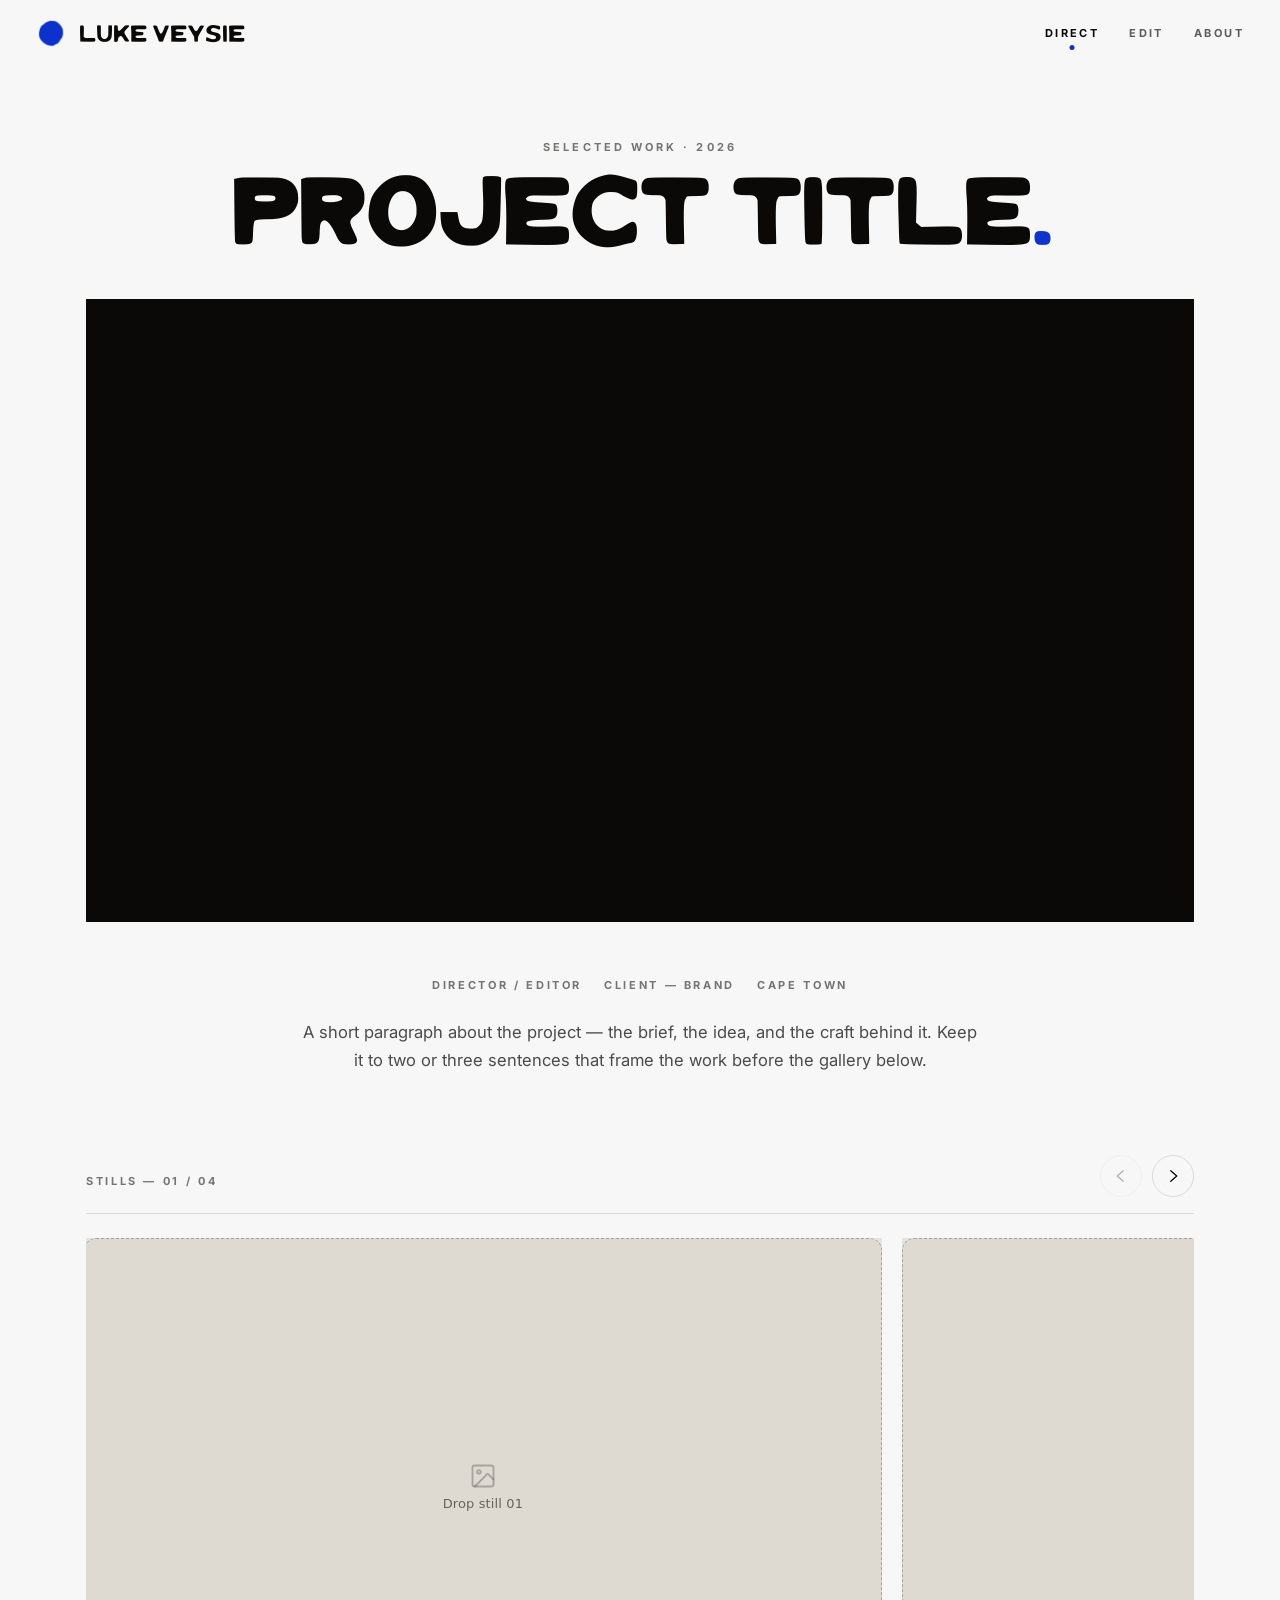
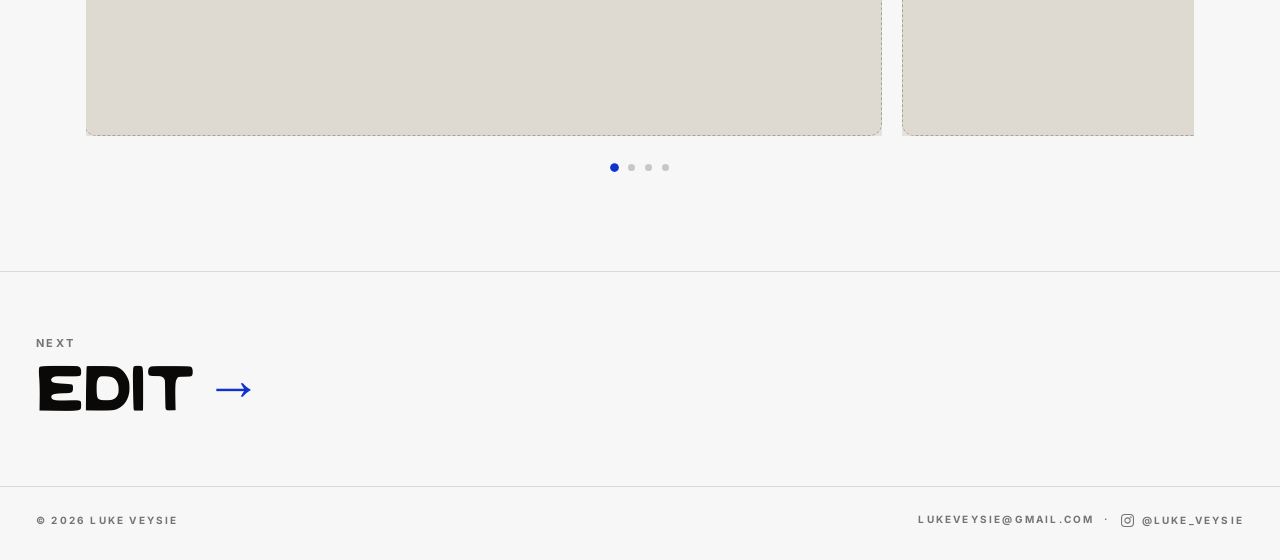
<file: project-template.html>
<!DOCTYPE html>
<html lang="en">
<head>
<meta charset="UTF-8"/>
<meta name="viewport" content="width=device-width, initial-scale=1.0"/>
<title>Luke Veysie — Project</title>
<link rel="icon" type="image/svg+xml" href="favicon.svg"/>
<link href="https://fonts.googleapis.com/css2?family=Inter:wght@400;500;600;700;800&display=swap" rel="stylesheet"/>
<link rel="stylesheet" href="site.css"/>
<style>
  /* ── Project detail page (scoped) ─────────────────────────── */
  .project {
    padding: 140px 36px 100px;
    max-width: 1180px;
    margin: 0 auto;
  }

  /* Centred header */
  .project-head {
    text-align: center;
    margin-bottom: 48px;
  }
  .project-head .eyebrow {
    font-family: var(--system);
    font-weight: 700;
    font-size: 11px;
    letter-spacing: 0.28em;
    text-transform: uppercase;
    color: var(--muted);
    margin-bottom: 22px;
  }
  .project-head h1 {
    font-family: var(--donrich);
    font-size: clamp(48px, 6.5vw, 104px);
    line-height: 0.9;
    letter-spacing: -0.015em;
    margin: 0;
  }
  .project-head h1 .blue { color: var(--blue); }

  /* Large player — reuses the facade reel-viewer via .work-tile */
  .project-player {
    cursor: pointer;
    display: block;
    margin: 0 auto;
  }
  .project-player .frame {
    position: relative;
    width: 100%;
    aspect-ratio: 16 / 9;
    background: #0a0908;
    overflow: hidden;
  }

  /* Credits + short description block, centred + constrained */
  .project-body {
    max-width: 680px;
    margin: 56px auto 0;
    text-align: center;
  }
  .project-body .credits {
    font-family: var(--system);
    font-weight: 700;
    font-size: 11px;
    letter-spacing: 0.24em;
    text-transform: uppercase;
    color: var(--muted);
    display: flex;
    justify-content: center;
    flex-wrap: wrap;
    gap: 10px 22px;
    margin-bottom: 26px;
  }
  .project-desc {
    margin: 0;
    font-family: var(--system);
    font-weight: 400;
    font-size: clamp(15px, 1.3vw, 18px);
    line-height: 1.7;
    letter-spacing: 0;
    color: var(--soft);
    text-wrap: pretty;
  }

  /* ── Swipeable gallery (4 images) ─────────────────────────── */
  .gallery {
    margin-top: 80px;
  }
  .gallery-head {
    display: flex;
    align-items: baseline;
    justify-content: space-between;
    border-bottom: 1px solid var(--line);
    padding-bottom: 16px;
    margin-bottom: 24px;
  }
  .gallery-head .label {
    font-family: var(--system);
    font-weight: 700;
    font-size: 11px;
    letter-spacing: 0.24em;
    text-transform: uppercase;
    color: var(--muted);
  }
  .gallery-head .controls {
    display: flex;
    gap: 10px;
  }
  .gallery-arrow {
    width: 42px;
    height: 42px;
    display: flex;
    align-items: center;
    justify-content: center;
    padding: 0;
    border: 1px solid var(--line);
    border-radius: 50%;
    background: transparent;
    color: var(--ink);
    cursor: pointer;
    transition: background 0.25s ease, border-color 0.25s ease, color 0.25s ease, opacity 0.25s ease;
  }
  .gallery-arrow:hover {
    background: var(--blue);
    border-color: var(--blue);
    color: var(--paper);
  }
  .gallery-arrow:disabled {
    opacity: 0.3;
    cursor: default;
  }
  .gallery-arrow:disabled:hover {
    background: transparent;
    border-color: var(--line);
    color: var(--ink);
  }
  .gallery-arrow svg {
    width: 18px; height: 18px;
    stroke: currentColor; stroke-width: 1.8;
    stroke-linecap: round; stroke-linejoin: round;
    fill: none;
  }

  .gallery-track {
    display: flex;
    gap: 20px;
    overflow-x: auto;
    scroll-snap-type: x mandatory;
    scroll-behavior: smooth;
    -ms-overflow-style: none;
    scrollbar-width: none;
    cursor: grab;
    padding-bottom: 4px;
  }
  .gallery-track::-webkit-scrollbar { display: none; }
  .gallery-track.dragging {
    cursor: grabbing;
    scroll-behavior: auto;
    scroll-snap-type: none;
  }
  .gallery-slide {
    flex: 0 0 72%;
    scroll-snap-align: center;
    aspect-ratio: 16 / 10;
    background: #e7e3da;
  }
  .gallery-slide image-slot {
    width: 100%;
    height: 100%;
  }
  @media (max-width: 720px) {
    .gallery-slide { flex-basis: 88%; }
  }

  .gallery-dots {
    display: flex;
    justify-content: center;
    gap: 10px;
    margin-top: 24px;
  }
  .gallery-dots button {
    width: 7px; height: 7px;
    padding: 0;
    border: 0;
    border-radius: 50%;
    background: rgba(10, 9, 8, 0.2);
    cursor: pointer;
    transition: background 0.25s ease, transform 0.25s ease;
  }
  .gallery-dots button.on {
    background: var(--blue);
    transform: scale(1.25);
  }
</style>
</head>
<body data-page="">

<header data-nav></header>

<main>
  <section class="project" data-screen-label="Project">

    <!-- ── Centred header ───────────────────────────────── -->
    <div class="project-head reveal">
      <div class="eyebrow">Selected work · 2026</div>
      <h1>Project Title<span class="blue">.</span></h1>
    </div>

    <!-- ── Large player (swap data-vimeo / data-yt) ─────── -->
    <article class="project-player work-tile feature reveal" data-screen-label="Player" data-vimeo="999075549">
      <div class="frame"></div>
    </article>

    <!-- ── Credits + short description ───────────────────── -->
    <div class="project-body reveal">
      <div class="credits">
        <span>Director / Editor</span>
        <span>Client — Brand</span>
        <span>Cape Town</span>
      </div>
      <p class="project-desc">
        A short paragraph about the project — the brief, the idea, and the craft
        behind it. Keep it to two or three sentences that frame the work before
        the gallery below.
      </p>
    </div>

    <!-- ── Swipeable gallery (4 images) ─────────────────── -->
    <div class="gallery reveal">
      <div class="gallery-head">
        <span class="label">Stills — 01 / 04</span>
        <div class="controls">
          <button type="button" class="gallery-arrow" data-dir="-1" aria-label="Previous image">
            <svg viewBox="0 0 24 24"><path d="M15 5l-8 7 8 7"/></svg>
          </button>
          <button type="button" class="gallery-arrow" data-dir="1" aria-label="Next image">
            <svg viewBox="0 0 24 24"><path d="M9 5l8 7-8 7"/></svg>
          </button>
        </div>
      </div>

      <div class="gallery-track">
        <div class="gallery-slide"><image-slot id="proj-still-1" placeholder="Drop still 01"></image-slot></div>
        <div class="gallery-slide"><image-slot id="proj-still-2" placeholder="Drop still 02"></image-slot></div>
        <div class="gallery-slide"><image-slot id="proj-still-3" placeholder="Drop still 03"></image-slot></div>
        <div class="gallery-slide"><image-slot id="proj-still-4" placeholder="Drop still 04"></image-slot></div>
      </div>

      <div class="gallery-dots"></div>
    </div>

  </section>

  <footer data-foot></footer>
</main>

<script src="image-slot.js"></script>
<script src="site.js"></script>
<script src="video-grid.js"></script>
<script src="project-template-gallery.js"></script>
</body>
</html>
</file>
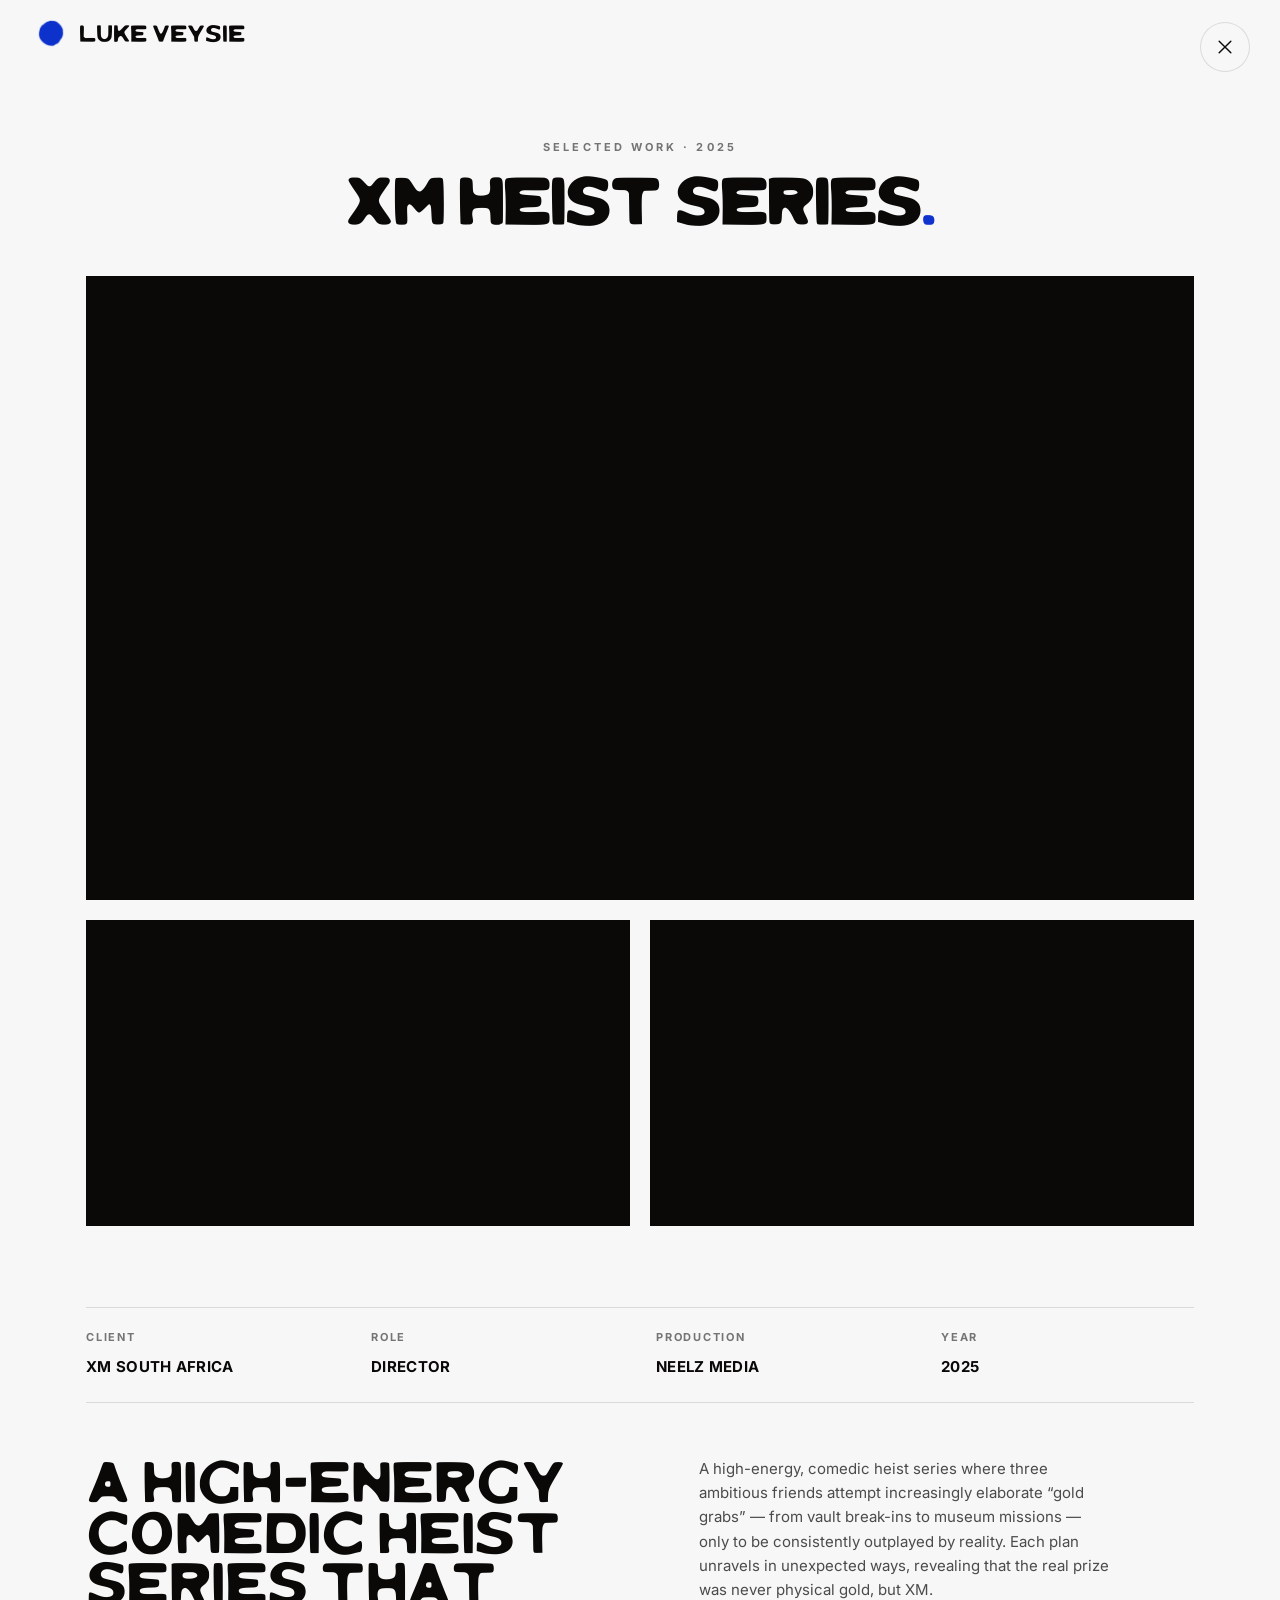
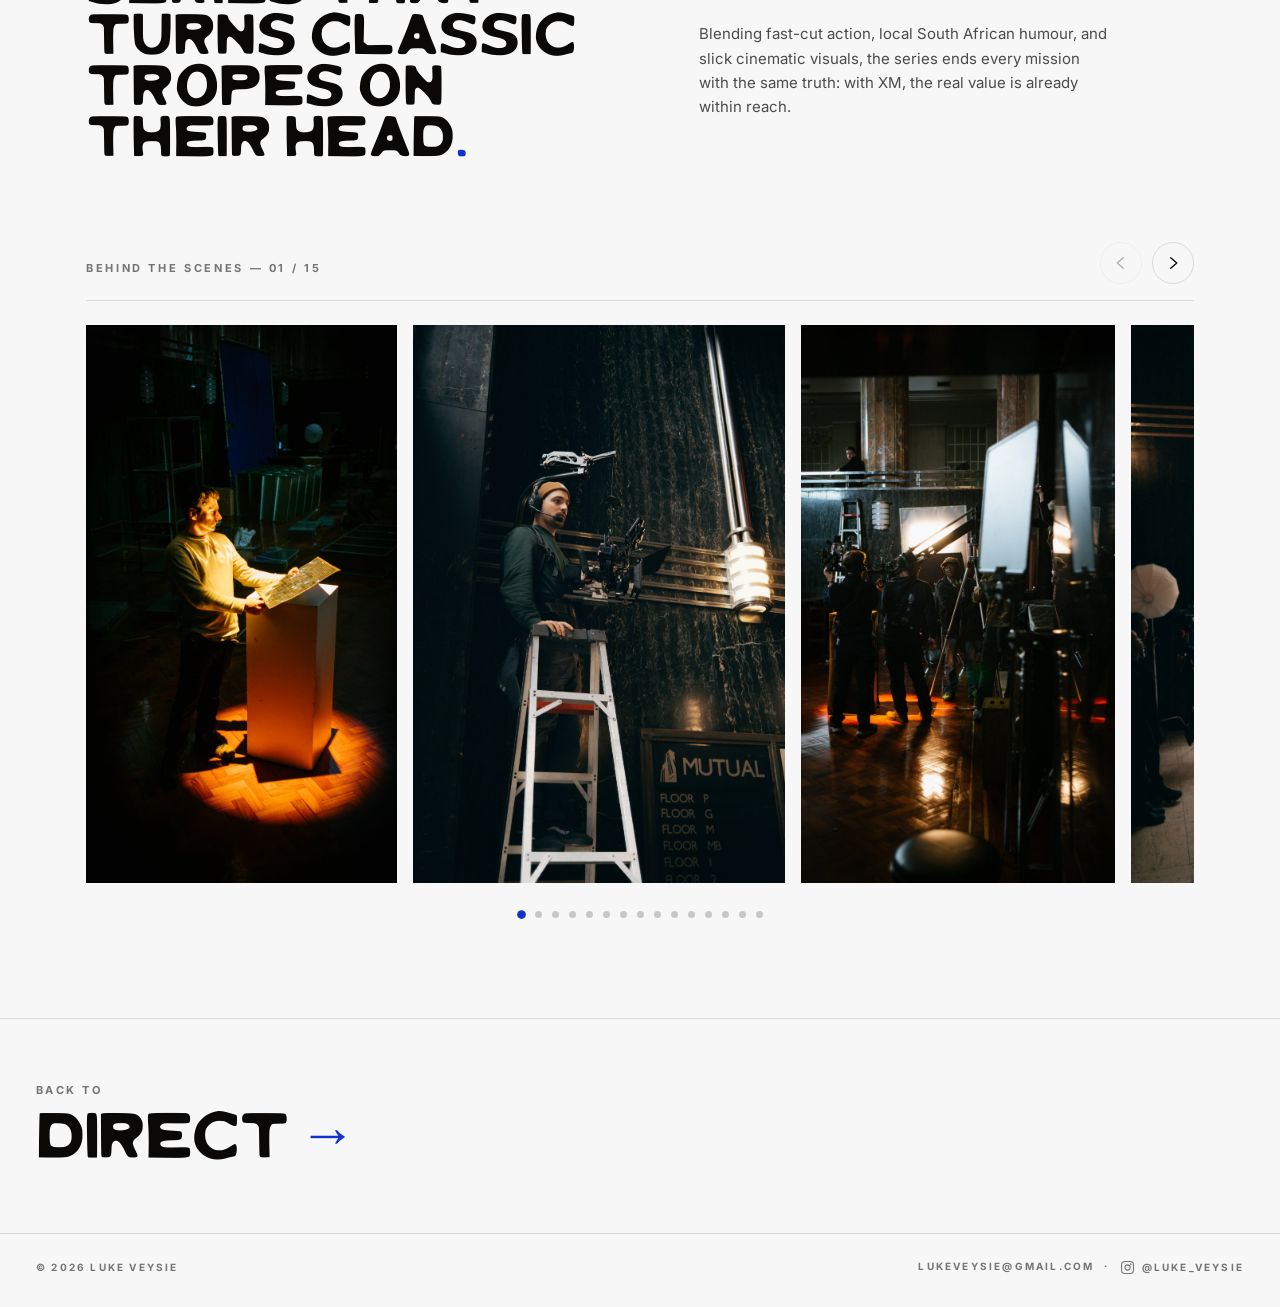
<file: XM Heist Series.html>
<!DOCTYPE html>
<html lang="en">
<head>
<meta charset="UTF-8"/>
<meta name="viewport" content="width=device-width, initial-scale=1.0"/>
<title>Luke Veysie — XM Heist Series</title>
<link rel="icon" type="image/svg+xml" href="favicon.svg"/>
<link href="https://fonts.googleapis.com/css2?family=Inter:wght@400;500;600;700;800&display=swap" rel="stylesheet"/>
<link rel="stylesheet" href="site.css?v=7"/>
<style>
  /* ── Project detail page (scoped) ─────────────────────────── */
  .project {
    padding: 140px 36px 100px;
    max-width: 1180px;
    margin: 0 auto;
  }

  /* Centred header */
  .project-head {
    text-align: center;
    margin-bottom: 48px;
  }
  .project-head .eyebrow {
    font-family: var(--system);
    font-weight: 700;
    font-size: 11px;
    letter-spacing: 0.28em;
    text-transform: uppercase;
    color: var(--muted);
    margin-bottom: 22px;
  }
  .project-head h1 {
    font-family: var(--donrich);
    font-size: clamp(34px, 4.55vw, 73px);
    line-height: 0.9;
    letter-spacing: -0.015em;
    margin: 0;
  }
  .project-head h1 .blue { color: var(--blue); }

  /* ── Films — one feature + a two-up row ───────────────────── */
  .films {
    display: grid;
    gap: 20px;
    margin: 0 auto;
  }
  .films .row {
    display: grid;
    grid-template-columns: 1fr 1fr;
    gap: 20px;
  }
  .project-player {
    cursor: pointer;
    display: block;
    margin: 0;
  }
  .project-player .frame {
    position: relative;
    width: 100%;
    aspect-ratio: 16 / 9;
    background: #0a0908;
    overflow: hidden;
  }
  @media (max-width: 720px) {
    .films .row { grid-template-columns: 1fr; }
  }
  @media (max-width: 540px) {
    .project { padding: 104px 18px 76px; }
    .films { gap: 14px; }
    .project-body { margin-top: 44px; }
    .gallery { margin-top: 56px; }
    .gallery-head { flex-wrap: wrap; gap: 8px 14px; }
    .gallery-head .label { letter-spacing: 0.16em; }
    .gallery-track { gap: 12px; }
    .gallery-slide { height: clamp(320px, 56vh, 520px); }
  }

  /* Credits + short description block, centred + constrained */
  .project-body {
    max-width: 680px;
    margin: 56px auto 0;
    text-align: center;
  }
  .project-body .credits {
    font-family: var(--system);
    font-weight: 700;
    font-size: 11px;
    letter-spacing: 0.24em;
    text-transform: uppercase;
    color: var(--muted);
    display: flex;
    justify-content: center;
    flex-wrap: wrap;
    gap: 10px 22px;
    margin-bottom: 26px;
  }
  .project-desc {
    margin: 0 0 22px;
    font-family: var(--system);
    font-weight: 400;
    font-size: clamp(15px, 1.3vw, 18px);
    line-height: 1.7;
    letter-spacing: 0;
    color: var(--soft);
    text-wrap: pretty;
  }
  .project-desc:last-child { margin-bottom: 0; }

  /* ── Swipeable gallery (uniform-height filmstrip) ─────────── */
  .gallery {
    margin-top: 80px;
  }
  .gallery-head {
    display: flex;
    align-items: baseline;
    justify-content: space-between;
    border-bottom: 1px solid var(--line);
    padding-bottom: 16px;
    margin-bottom: 24px;
  }
  .gallery-head .label {
    font-family: var(--system);
    font-weight: 700;
    font-size: 11px;
    letter-spacing: 0.24em;
    text-transform: uppercase;
    color: var(--muted);
  }
  .gallery-head .controls {
    display: flex;
    gap: 10px;
  }
  .gallery-arrow {
    width: 42px;
    height: 42px;
    display: flex;
    align-items: center;
    justify-content: center;
    padding: 0;
    border: 1px solid var(--line);
    border-radius: 50%;
    background: transparent;
    color: var(--ink);
    cursor: pointer;
    transition: background 0.25s ease, border-color 0.25s ease, color 0.25s ease, opacity 0.25s ease;
  }
  .gallery-arrow:hover {
    background: var(--blue);
    border-color: var(--blue);
    color: var(--paper);
  }
  .gallery-arrow:disabled {
    opacity: 0.3;
    cursor: default;
  }
  .gallery-arrow:disabled:hover {
    background: transparent;
    border-color: var(--line);
    color: var(--ink);
  }
  .gallery-arrow svg {
    width: 18px; height: 18px;
    stroke: currentColor; stroke-width: 1.8;
    stroke-linecap: round; stroke-linejoin: round;
    fill: none;
  }

  .gallery-track {
    display: flex;
    gap: 16px;
    overflow-x: auto;
    scroll-snap-type: x mandatory;
    scroll-behavior: smooth;
    -ms-overflow-style: none;
    scrollbar-width: none;
    cursor: grab;
    padding-bottom: 4px;
  }
  .gallery-track::-webkit-scrollbar { display: none; }
  .gallery-track.dragging {
    cursor: grabbing;
    scroll-behavior: auto;
    scroll-snap-type: none;
  }
  /* Uniform height, width follows each photo's aspect — handles the
     mixed portrait/landscape BTS set as an editorial filmstrip. */
  .gallery-slide {
    flex: 0 0 auto;
    height: clamp(360px, 62vh, 660px);
    scroll-snap-align: center;
    background: #0a0908;
    overflow: hidden;
  }
  .gallery-slide img {
    height: 100%;
    width: auto;
    display: block;
    object-fit: cover;
    user-select: none;
    -webkit-user-drag: none;
  }

  .gallery-dots {
    display: flex;
    justify-content: center;
    flex-wrap: wrap;
    gap: 10px;
    margin-top: 24px;
  }
  .gallery-dots button {
    width: 7px; height: 7px;
    padding: 0;
    border: 0;
    border-radius: 50%;
    background: rgba(10, 9, 8, 0.2);
    cursor: pointer;
    transition: background 0.25s ease, transform 0.25s ease;
  }
  .gallery-dots button.on {
    background: var(--blue);
    transform: scale(1.25);
  }
  @media (prefers-color-scheme: dark) {
    .gallery-dots button { background: rgba(236, 235, 230, 0.22); }
  }

  /* ── Close cross → back to main ───────────────────────────── */
  /* This is a focused detail view, so the primary nav links are
     replaced by a single close affordance top-right. */
  .project-page .nav-links { display: none; }

  .proj-close {
    position: fixed;
    top: 22px;
    right: 30px;
    z-index: 120;
    width: 50px;
    height: 50px;
    display: flex;
    align-items: center;
    justify-content: center;
    border-radius: 50%;
    border: 1px solid var(--line);
    background: var(--paper);
    color: var(--ink);
    cursor: pointer;
    /* entrance */
    animation: closeIn 0.6s cubic-bezier(0.2, 0.8, 0.2, 1) 0.15s both;
    transition:
      background 0.35s cubic-bezier(0.2, 0.8, 0.2, 1),
      border-color 0.35s cubic-bezier(0.2, 0.8, 0.2, 1),
      color 0.35s cubic-bezier(0.2, 0.8, 0.2, 1),
      transform 0.45s cubic-bezier(0.2, 0.8, 0.2, 1),
      box-shadow 0.35s ease;
  }
  .proj-close svg {
    width: 20px; height: 20px;
    stroke: currentColor; stroke-width: 1.7;
    stroke-linecap: round;
    fill: none;
    transition: transform 0.45s cubic-bezier(0.2, 0.8, 0.2, 1);
  }
  .proj-close:hover {
    background: var(--blue);
    border-color: var(--blue);
    color: var(--paper);
    transform: scale(1.08);
    box-shadow: 0 10px 28px rgba(15, 51, 204, 0.28);
  }
  .proj-close:hover svg { transform: rotate(90deg); }
  .proj-close:active { transform: scale(0.94); }
  .proj-close:focus-visible { outline: 2px solid var(--blue); outline-offset: 3px; }

  @keyframes closeIn {
    from { opacity: 0; transform: scale(0.6) rotate(-45deg); }
    to   { opacity: 1; transform: scale(1) rotate(0); }
  }
  @media (max-width: 720px) {
    .proj-close { top: 16px; right: 16px; width: 44px; height: 44px; }
  }

  /* Smooth exit: page fades + lifts before navigating back */
  body {
    opacity: 1;
    transform: none;
    transition: opacity 0.4s ease, transform 0.4s cubic-bezier(0.4, 0, 0.2, 1);
  }
  body.page-leaving {
    opacity: 0;
    transform: translateY(10px);
  }
  @media (prefers-reduced-motion: reduce) {
    .proj-close, .proj-close svg, body { animation: none !important; transition: none !important; }
  }
</style>
</head>
<body data-page="" class="project-page" data-next-href="index.html#work" data-next-label="Direct">

<header data-nav></header>
<a class="proj-close" href="index.html#work" aria-label="Close — back to work">
  <svg viewBox="0 0 24 24"><path d="M5 5l14 14M19 5L5 19"/></svg>
</a>

<main>
  <section class="project" data-screen-label="Project — XM Heist Series">

    <!-- ── Centred header ───────────────────────────────── -->
    <div class="project-head reveal">
      <div class="eyebrow">Selected work · 2025</div>
      <h1>XM Heist Series<span class="blue">.</span></h1>
    </div>

    <!-- ── Films (3) ────────────────────────────────────── -->
    <div class="films reveal">
      <article class="project-player work-tile feature" data-screen-label="Film 01" data-vimeo="1200352328">
        <div class="frame"></div>
      </article>
      <div class="row">
        <article class="project-player work-tile feature" data-screen-label="Film 02" data-vimeo="1200352330">
          <div class="frame"></div>
        </article>
        <article class="project-player work-tile feature" data-screen-label="Film 03" data-vimeo="1200352329">
          <div class="frame"></div>
        </article>
      </div>
    </div>

    <!-- ── Project statement — meta row + headline/body ── -->
    <div class="project-statement-wrap reveal">
      <div class="project-meta">
        <div class="m-cell"><span class="m-label">Client</span><span class="m-value">XM South Africa</span></div>
        <div class="m-cell"><span class="m-label">Role</span><span class="m-value">Director</span></div>
        <div class="m-cell"><span class="m-label">Production</span><span class="m-value">Neelz Media</span></div>
        <div class="m-cell"><span class="m-label">Year</span><span class="m-value">2025</span></div>
      </div>
      <div class="project-statement">
        <h2 class="ps-headline">A high-energy comedic heist series that turns classic tropes on their head<span class="blue">.</span></h2>
        <div class="ps-body">
          <p>
            A high-energy, comedic heist series where three ambitious friends attempt
            increasingly elaborate “gold grabs” — from vault break-ins to museum missions —
            only to be consistently outplayed by reality. Each plan unravels in unexpected
            ways, revealing that the real prize was never physical gold, but XM.
          </p>
          <p>
            Blending fast-cut action, local South African humour, and slick cinematic
            visuals, the series ends every mission with the same truth: with XM, the real
            value is already within reach.
          </p>
        </div>
      </div>
    </div>

    <!-- ── Swipeable gallery — behind the scenes ─────────── -->
    <div class="gallery reveal">
      <div class="gallery-head">
        <span class="label" data-prefix="Behind the scenes">Behind the scenes — 01 / 15</span>
        <div class="controls">
          <button type="button" class="gallery-arrow" data-dir="-1" aria-label="Previous image">
            <svg viewBox="0 0 24 24"><path d="M15 5l-8 7 8 7"/></svg>
          </button>
          <button type="button" class="gallery-arrow" data-dir="1" aria-label="Next image">
            <svg viewBox="0 0 24 24"><path d="M9 5l8 7-8 7"/></svg>
          </button>
        </div>
      </div>

      <div class="gallery-track">
        <div class="gallery-slide"><img src="uploads/XM BTS/web/cc.DanielWalsh-1003402.jpg" alt="XM Heist Series — behind the scenes" loading="lazy"/></div>
        <div class="gallery-slide"><img src="uploads/XM BTS/web/15-_DSF2508.jpg" alt="XM Heist Series — behind the scenes" loading="lazy"/></div>
        <div class="gallery-slide"><img src="uploads/XM BTS/web/cc.DanielWalsh-1003466.jpg" alt="XM Heist Series — behind the scenes" loading="lazy"/></div>
        <div class="gallery-slide"><img src="uploads/XM BTS/web/19-_DSF2513.jpg" alt="XM Heist Series — behind the scenes" loading="lazy"/></div>
        <div class="gallery-slide"><img src="uploads/XM BTS/web/cc.DanielWalsh-1003473.jpg" alt="XM Heist Series — behind the scenes" loading="lazy"/></div>
        <div class="gallery-slide"><img src="uploads/XM BTS/web/40-DSC07778.jpg" alt="XM Heist Series — behind the scenes" loading="lazy"/></div>
        <div class="gallery-slide"><img src="uploads/XM BTS/web/cc.DanielWalsh-1003502.jpg" alt="XM Heist Series — behind the scenes" loading="lazy"/></div>
        <div class="gallery-slide"><img src="uploads/XM BTS/web/20-_DSF2517.jpg" alt="XM Heist Series — behind the scenes" loading="lazy"/></div>
        <div class="gallery-slide"><img src="uploads/XM BTS/web/cc.DanielWalsh-1003511.jpg" alt="XM Heist Series — behind the scenes" loading="lazy"/></div>
        <div class="gallery-slide"><img src="uploads/XM BTS/web/27-_DSF2526.jpg" alt="XM Heist Series — behind the scenes" loading="lazy"/></div>
        <div class="gallery-slide"><img src="uploads/XM BTS/web/cc.DanielWalsh-1003594.jpg" alt="XM Heist Series — behind the scenes" loading="lazy"/></div>
        <div class="gallery-slide"><img src="uploads/XM BTS/web/43-_DSF2541.jpg" alt="XM Heist Series — behind the scenes" loading="lazy"/></div>
        <div class="gallery-slide"><img src="uploads/XM BTS/web/cc.DanielWalsh-1003627.jpg" alt="XM Heist Series — behind the scenes" loading="lazy"/></div>
        <div class="gallery-slide"><img src="uploads/XM BTS/web/5-DSC07757.jpg" alt="XM Heist Series — behind the scenes" loading="lazy"/></div>
        <div class="gallery-slide"><img src="uploads/XM BTS/web/51-DSC07780.jpg" alt="XM Heist Series — behind the scenes" loading="lazy"/></div>
      </div>

      <div class="gallery-dots"></div>
    </div>

  </section>

  <footer data-foot></footer>
</main>

<script src="image-slot.js"></script>
<script src="site.js?v=6"></script>
<script src="video-grid.js?v=5"></script>
<script src="project-template-gallery.js?v=5"></script>
<script>
  // Smooth fade-out before returning to the grid (cross-page view
  // transitions are avoided here as they warn in embedded contexts).
  (function () {
    var close = document.querySelector('.proj-close');
    if (!close) return;
    close.addEventListener('click', function (e) {
      if (e.metaKey || e.ctrlKey || e.shiftKey || e.button !== 0) return;
      var reduce = window.matchMedia('(prefers-reduced-motion: reduce)').matches;
      if (reduce) return; // let the link navigate normally
      e.preventDefault();
      var href = close.getAttribute('href');
      document.body.classList.add('page-leaving');
      setTimeout(function () { window.location.href = href; }, 380);
    });
  })();
</script>
</body>
</html>
</file>
<file: site.css>
/* ─────────────────────────────────────────────────────────────
   Luke Veysie — site.css  (v2)
   Editorial, restrained · paper + ultramarine + ink
   ───────────────────────────────────────────────────────────── */

@font-face {
  font-family: 'Donrich';
  src: url('assets/Donrich.otf') format('opentype');
  font-display: block;
}

:root {
  --ink:   #0a0908;
  --paper: #F7F7F7;
  --blue:  #0f33cc;
  --blue-soft: #5b7cfa;
  --line:  rgba(10, 9, 8, 0.12);
  --line-light: rgba(247, 247, 247, 0.16);
  --muted: rgba(10, 9, 8, 0.55);
  --soft:  rgba(10, 9, 8, 0.72);
  --paper-muted: rgba(247, 247, 247, 0.6);

  --donrich: 'Donrich', Georgia, serif;
  --mono: 'SFMono-Regular', ui-monospace, 'SF Mono', Menlo, Consolas, 'Liberation Mono', monospace;
  --system:  'Helvetica Neue', 'Inter', system-ui, sans-serif;

  --pad: 36px;
}

* { box-sizing: border-box; }
html, body { margin: 0; padding: 0; }
html { scroll-behavior: smooth; }

body {
  font-family: var(--system);
  font-weight: 400;
  background: var(--paper);
  color: var(--ink);
  -webkit-font-smoothing: antialiased;
  text-rendering: optimizeLegibility;
}

a { color: inherit; text-decoration: none; }
img, video, canvas { display: block; max-width: 100%; }

/* Guard: nothing may widen the page (long video titles, marquee, etc.)
   — horizontal overflow makes iOS zoom the whole layout out. */
html, body { overflow-x: hidden; overflow-x: clip; }

::selection { background: var(--blue); color: var(--paper); }

:focus-visible {
  outline: 2px solid var(--blue);
  outline-offset: 3px;
}

/* (cross-page view transitions removed — they emit "Transition was skipped"
   rejections in embedded contexts; revisit when targeting only live browsers) */

/* ── Type utilities ───────────────────────────────────────── */
.sys {
  font-family: var(--system);
  font-weight: 700;
  letter-spacing: 0.22em;
  text-transform: uppercase;
  font-size: 11px;
}
.sys-sm { font-size: 9.5px; letter-spacing: 0.24em; }
.don { font-family: var(--donrich); font-weight: 400; letter-spacing: -0.01em; }

/* ── Nav ──────────────────────────────────────────────────── */
.nav {
  position: fixed;
  top: 0; left: 0; right: 0;
  z-index: 50;
  display: flex;
  justify-content: space-between;
  align-items: center;
  padding: 18px var(--pad);
  color: var(--ink);
  transition: background 0.35s ease, color 0.35s ease,
              box-shadow 0.35s ease, padding 0.35s ease;
}
.nav.scrolled {
  background: rgba(247, 247, 247, 0.86);
  -webkit-backdrop-filter: blur(10px);
  backdrop-filter: blur(10px);
  box-shadow: 0 1px 0 var(--line);
  padding: 12px var(--pad);
}
.nav.over-hero {
  color: var(--paper);
  background: linear-gradient(180deg, rgba(10,9,8,0.45) 0%, rgba(10,9,8,0) 100%);
  box-shadow: none;
  -webkit-backdrop-filter: none;
  backdrop-filter: none;
}
.nav-brand {
  display: flex;
  align-items: center;
  gap: 13px;
}
.nav-brand .badge { width: 30px; height: 30px; }
.nav-brand .badge svg { display: block; }
.nav-brand .name {
  font-family: var(--donrich);
  font-size: 21px;
  line-height: 1;
}
.nav-links { display: flex; gap: 30px; }
.nav-links a {
  font-family: var(--system);
  font-weight: 700;
  font-size: 11px;
  letter-spacing: 0.22em;
  text-transform: uppercase;
  position: relative;
  opacity: 0.65;
  transition: opacity 0.25s ease;
  padding: 6px 0;
}
.nav-links a:hover,
.nav-links a.active { opacity: 1; }
.nav-links a.active::after {
  content: '';
  position: absolute;
  bottom: -4px; left: 50%;
  transform: translateX(-50%);
  width: 5px; height: 5px;
  background: var(--blue);
  border-radius: 50%;
}
.nav.over-hero .nav-links a.active::after { background: var(--paper); }

/* ──────────────────────────────────────────────────────────
   Hero reel
   ────────────────────────────────────────────────────────── */
.hero {
  position: relative;
  min-height: 100vh;
  min-height: 100svh;
  width: 100%;
  overflow: hidden;
  background: var(--ink);
  color: var(--paper);
  display: flex;
  align-items: flex-end;
}
.hero-stage { position: absolute; inset: 0; overflow: hidden; }

/* CSS fallback blob behind the shader (shows if WebGL is off) */
.hero-stage::before {
  content: '';
  position: absolute;
  width: 130%; height: 130%;
  left: -15%; top: -15%;
  z-index: 0;
  background:
    radial-gradient(circle at 30% 40%, rgba(15,51,204,0.85) 0%, rgba(15,51,204,0) 45%),
    radial-gradient(circle at 70% 60%, rgba(60,90,220,0.5) 0%, rgba(15,51,204,0) 50%),
    radial-gradient(circle at 50% 80%, rgba(20,30,150,0.6) 0%, rgba(0,0,0,0) 55%);
  filter: blur(40px);
}
.hero-shader {
  position: absolute;
  inset: 0;
  width: 100%; height: 100%;
  z-index: 1;
  transition: opacity 0.8s ease;
}
.hero-video {
  position: absolute;
  inset: 0;
  width: 100%; height: 100%;
  object-fit: cover;
  z-index: 2;
  opacity: 0;
  transition: opacity 0.8s ease;
}
.hero-stage.video-live .hero-video { opacity: 1; }
.hero-stage.video-live .hero-shader { opacity: 0; }

/* Noised ultramarine gradient over the reel, fading bottom-up */
.hero-stage .hero-grade {
  position: absolute;
  inset: 0;
  z-index: 3;
  pointer-events: none;
  background:
    url("data:image/svg+xml;utf8,<svg viewBox='0 0 200 200' xmlns='http://www.w3.org/2000/svg'><filter id='nz'><feTurbulence type='fractalNoise' baseFrequency='0.65' numOctaves='3' stitchTiles='stitch'/></filter><rect width='100%25' height='100%25' filter='url(%23nz)'/></svg>"),
    linear-gradient(0deg,
      rgba(8,16,54,0.82) 0%,
      rgba(10,22,72,0.5) 26%,
      rgba(12,28,92,0.22) 50%,
      rgba(12,28,92,0.06) 72%,
      rgba(12,28,92,0) 100%);
  background-size: 200px 200px, cover;
  background-blend-mode: overlay, normal;
  -webkit-mask-image: linear-gradient(0deg, #000 0%, rgba(0,0,0,0.55) 40%, rgba(0,0,0,0) 78%);
  mask-image: linear-gradient(0deg, #000 0%, rgba(0,0,0,0.55) 40%, rgba(0,0,0,0) 78%);
}

.hero-content {
  position: relative;
  z-index: 4;
  padding: 36px var(--pad) 52px;
  width: 100%;
  display: grid;
  grid-template-columns: 1fr auto;
  align-items: end;
  gap: 32px;
  will-change: transform, opacity;
}
.hero-title {
  font-family: var(--donrich);
  font-weight: 400;
  font-size: clamp(52px, 8.5vw, 132px);
  line-height: 0.84;
  letter-spacing: -0.025em;
  margin: 0;
}
.hero-title .line { display: block; overflow: hidden; padding-bottom: 0.06em; margin-bottom: -0.06em; }
.hero-title .line > span { display: inline-block; }
.hero-title .accent { color: var(--blue-soft); }
.hero-meta {
  text-align: right;
  font-family: var(--system);
  font-weight: 700;
  font-size: 10px;
  letter-spacing: 0.22em;
  text-transform: uppercase;
  opacity: 0.78;
  line-height: 2;
}
.hero-scroll-cue {
  position: absolute;
  z-index: 4;
  bottom: 0;
  left: 50%;
  transform: translateX(-50%);
  display: flex;
  flex-direction: column;
  align-items: center;
  gap: 10px;
  font-family: var(--system);
  font-weight: 700;
  font-size: 9px;
  letter-spacing: 0.32em;
  text-transform: uppercase;
  opacity: 0.7;
}
.hero-scroll-cue .cue-line {
  display: block;
  width: 1px; height: 34px;
  background: linear-gradient(180deg, rgba(247,247,247,0.7), rgba(247,247,247,0));
}

/* Entrance — base state is visible; animate FROM hidden */
@media (prefers-reduced-motion: no-preference) {
  .hero-title .line > span {
    animation: lvRise 1.1s cubic-bezier(0.2, 0.7, 0.2, 1) both;
  }
  .hero-title .line:nth-child(2) > span { animation-delay: 0.1s; }
  .hero-meta { animation: lvFade 1s 0.45s ease both; }
  .hero-scroll-cue { animation: lvFade 1s 0.7s ease both; }
  .hero-scroll-cue .cue-line { animation: lvCue 2.2s 1.6s ease-in-out infinite; }
}
@keyframes lvRise {
  from { transform: translateY(112%); }
  to   { transform: translateY(0); }
}
@keyframes lvFade {
  from { opacity: 0; }
}
@keyframes lvCue {
  0%, 100% { transform: scaleY(0.4); transform-origin: top; }
  50%      { transform: scaleY(1); transform-origin: top; }
}

/* ──────────────────────────────────────────────────────────
   Marquee strip
   ────────────────────────────────────────────────────────── */
.marquee {
  display: flex;
  overflow: hidden;
  border-top: 1px solid var(--line);
  border-bottom: 1px solid var(--line);
  padding: 22px 0;
}
.marquee-track {
  display: flex;
  flex-shrink: 0;
  align-items: center;
  gap: 64px;
  padding-right: 64px;
  animation: scroll-x 46s linear infinite;
  font-family: var(--donrich);
  font-size: 44px;
  white-space: nowrap;
  letter-spacing: -0.01em;
}
.marquee-track span { display: inline-flex; align-items: center; gap: 64px; }
.marquee-track .o {
  color: transparent;
  -webkit-text-stroke: 1px rgba(10, 9, 8, 0.65);
}
.marquee-track .dot {
  width: 13px; height: 13px;
  background: var(--blue);
  border-radius: 50%;
}
@keyframes scroll-x { to { transform: translateX(-50%); } }

/* ──────────────────────────────────────────────────────────
   Section head + view toggle
   ────────────────────────────────────────────────────────── */
.section-head {
  display: grid;
  grid-template-columns: 1fr auto;
  gap: 12px 24px;
  align-items: end;
  padding: 72px 0 26px;
  border-bottom: 1px solid var(--line);
}
.section-head .eyebrow {
  grid-column: 1 / -1;
  color: var(--muted);
}
.section-head .title {
  font-family: var(--donrich);
  font-weight: 400;
  font-size: clamp(40px, 5.5vw, 80px);
  line-height: 0.92;
  letter-spacing: -0.02em;
  margin: 0;
}
.section-head .title .blue { color: var(--blue); }
.section-head .sub {
  grid-column: 1;
  font-family: var(--system);
  font-weight: 700;
  font-size: 11px;
  letter-spacing: 0.22em;
  text-transform: uppercase;
  color: var(--muted);
  margin: 14px 0 0;
}
.view-toggle {
  grid-column: 2;
  grid-row: 2 / span 2;
  align-self: end;
  display: flex;
  border: 1px solid var(--line);
  border-radius: 3px;
  overflow: hidden;
}
.view-toggle button {
  appearance: none;
  border: 0;
  background: transparent;
  color: var(--muted);
  font-family: var(--system);
  font-weight: 700;
  font-size: 9.5px;
  letter-spacing: 0.2em;
  text-transform: uppercase;
  padding: 9px 14px;
  cursor: pointer;
  transition: background 0.25s ease, color 0.25s ease;
}
.view-toggle button + button { border-left: 1px solid var(--line); }
.view-toggle button:hover { color: var(--ink); }
.view-toggle button.on {
  background: var(--ink);
  color: var(--paper);
}

/* ──────────────────────────────────────────────────────────
   Work grid
   ────────────────────────────────────────────────────────── */
.work { padding: 0 var(--pad) 90px; }

.work .feature-player { margin: 36px 0 12px; }
.work .feature-player .frame { aspect-ratio: 16 / 9; background: var(--ink); }

.work-grid {
  margin-top: 36px;
  display: grid;
  grid-template-columns: repeat(3, minmax(0, 1fr));
  gap: 44px 28px;
}
.work-tile { cursor: pointer; display: block; min-width: 0; }
.work-tile .frame {
  position: relative;
  width: 100%;
  aspect-ratio: 16 / 9;
  background: var(--ink);
  overflow: hidden;
}
.work-tile .frame iframe {
  position: absolute;
  inset: 0;
  width: 100%; height: 100%;
  border: 0;
  display: block;
}

/* Facade poster + play button */
.video-poster {
  position: absolute;
  inset: 0;
  width: 100%; height: 100%;
  border: 0;
  padding: 0;
  margin: 0;
  cursor: pointer;
  background-color: var(--ink);
  background-size: cover;
  background-position: center;
  background-repeat: no-repeat;
  display: flex;
  align-items: center;
  justify-content: center;
  transition: filter 0.4s ease, transform 0.7s cubic-bezier(0.2, 0.7, 0.2, 1);
}
.video-poster::after {
  content: "";
  position: absolute;
  inset: 0;
  background: linear-gradient(180deg, rgba(10,9,8,0) 40%, rgba(10,9,8,0.45) 100%);
  opacity: 0.6;
  transition: opacity 0.4s ease;
}
.work-tile:hover .video-poster { transform: scale(1.035); }
.video-poster:hover { filter: brightness(1.05); }
.video-poster:hover::after { opacity: 0.3; }
.play-btn {
  position: relative;
  z-index: 1;
  width: 60px; height: 60px;
  border-radius: 50%;
  background: rgba(255,255,255,0.92);
  display: flex;
  align-items: center;
  justify-content: center;
  box-shadow: 0 6px 24px rgba(0,0,0,0.35);
  transition: transform 0.3s cubic-bezier(0.2,0.8,0.2,1), background 0.3s ease, opacity 0.3s ease;
}
.video-poster:hover .play-btn { transform: scale(1.08); background: #fff; }
.play-btn svg { width: 24px; height: 24px; fill: var(--blue); margin-left: 3px; }

/* Fine pointers get the custom Play cursor instead of the button */
html.fine .video-poster .play-btn { opacity: 0; transform: scale(0.8); }
html.fine .video-poster:focus-visible .play-btn { opacity: 1; transform: scale(1); }
html.fine .work-tile .video-poster { cursor: none; }

.work-tile.is-empty .frame {
  display: flex;
  align-items: center;
  justify-content: center;
  border: 1px dashed rgba(10,9,8,0.25);
  background: transparent;
}

/* Typographic fallback poster — shown when a clip has no real thumbnail
   (e.g. Vimeo's grey default still). Keeps the grid editorial rather than
   showing a broken placeholder. */
.video-poster.poster-fallback {
  background-color: #0a0908;
  background-image:
    radial-gradient(120% 90% at 18% 12%, rgba(91,124,250,0.28) 0%, rgba(15,51,204,0.10) 38%, rgba(10,9,8,0) 70%),
    linear-gradient(150deg, #11141f 0%, #0a0908 60%);
}
.video-poster.poster-fallback::after { opacity: 0.18; }
.video-poster .poster-label {
  position: absolute;
  inset: 0;
  z-index: 0;
  display: flex;
  align-items: flex-end;
  padding: clamp(16px, 6%, 28px);
  font-family: var(--donrich);
  font-size: clamp(20px, 3.6vw, 34px);
  line-height: 1.04;
  letter-spacing: 0.01em;
  color: #F7F7F7;
  text-transform: uppercase;
  text-wrap: balance;
  pointer-events: none;
}
.work-tile.is-empty .frame-hint {
  font: 500 12px/1 var(--system);
  letter-spacing: 0.14em;
  text-transform: uppercase;
  color: var(--muted);
}

/* Caption: title · tag */
.work-tile .caption {
  margin-top: 14px;
  display: flex;
  justify-content: space-between;
  align-items: baseline;
  gap: 12px;
}
.work-tile .ttl {
  font-family: var(--donrich);
  font-size: 13px;
  line-height: 1.2;
  overflow: hidden;
  text-overflow: ellipsis;
  white-space: nowrap;
  min-width: 0;
  transition: color 0.25s ease;
}
.work-tile:hover .ttl { color: var(--blue); }
.work-tile .tag {
  font-family: var(--system);
  font-weight: 700;
  font-size: 9px;
  letter-spacing: 0.24em;
  text-transform: uppercase;
  color: var(--muted);
  white-space: nowrap;
}

/* ── List (index) view ────────────────────────────────────── */
.work-grid.videos.view-list {
  display: block;
  margin-top: 0;
}
.view-list .work-tile {
  display: grid;
  grid-template-columns: minmax(0, 1fr) auto 200px;
  gap: 28px;
  align-items: center;
  padding: 20px 0;
  border-bottom: 1px solid var(--line);
}
.view-list .work-tile .frame {
  grid-column: 3;
  grid-row: 1;
  aspect-ratio: 16 / 9;
}
.view-list .work-tile .caption { display: contents; }
.view-list .work-tile .ttl {
  grid-column: 1;
  grid-row: 1;
  font-size: clamp(22px, 2.8vw, 38px);
  line-height: 1.05;
  letter-spacing: -0.015em;
  white-space: normal;
}
.view-list .work-tile .tag { grid-column: 2; grid-row: 1; }
.view-list .play-btn { width: 40px; height: 40px; }
.view-list .play-btn svg { width: 17px; height: 17px; }

/* Toggle row between featured player and the grid */
.grid-tools {
  display: flex;
  justify-content: flex-end;
  margin: 32px 0 -6px;
}

/* ── Reveal animation ─────────────────────────────────────── */
.reveal {
  opacity: 0;
  transform: translateY(24px);
  transition: opacity 0.9s ease, transform 0.9s cubic-bezier(0.2, 0.7, 0.2, 1);
}
.reveal.in { opacity: 1; transform: translateY(0); }
.work-grid .reveal:nth-child(3n+2) { transition-delay: 0.08s; }
.work-grid .reveal:nth-child(3n)   { transition-delay: 0.16s; }
.work-grid.videos .reveal { transform: translateY(48px); }
.work-grid.videos .reveal.in { transform: translateY(0); }
.view-list .reveal { transition-delay: 0s !important; }

/* ──────────────────────────────────────────────────────────
   About page
   ────────────────────────────────────────────────────────── */
.about {
  padding: 130px var(--pad) 90px;
  max-width: 1400px;
  margin: 0 auto;
}
.about-hero {
  display: grid;
  grid-template-columns: 1fr 1.1fr;
  gap: 64px;
  align-items: start;
  padding-bottom: 72px;
}
.about-portrait {
  position: relative;
  aspect-ratio: 4 / 5;
  background: #e7e3da;
  overflow: hidden;
}
.about-portrait img {
  position: absolute; inset: 0;
  width: 100%; height: 100%;
  object-fit: cover;
}
.about-copy .kicker { color: var(--muted); margin-bottom: 22px; }
.about-copy h1 {
  font-family: var(--donrich);
  font-weight: 400;
  font-size: clamp(42px, 5.25vw, 78px);
  line-height: 0.88;
  letter-spacing: -0.02em;
  margin: 0 0 32px;
}
.about-copy h1 .blue { color: var(--blue); }
.about-copy .lead {
  font-family: var(--donrich);
  font-size: clamp(16px, 1.4vw, 20px);
  line-height: 1.45;
  margin: 0 0 24px;
  color: var(--soft);
  text-wrap: pretty;
}
.about-copy p {
  font-size: clamp(15px, 1.15vw, 17px);
  line-height: 1.65;
  color: var(--soft);
  margin: 0 0 18px;
  max-width: 52ch;
  text-wrap: pretty;
}

.about-meta {
  display: grid;
  grid-template-columns: repeat(4, 1fr);
  gap: 1px;
  background: var(--line);
  border-top: 1px solid var(--line);
  border-bottom: 1px solid var(--line);
}
.about-meta > div { background: var(--paper); padding: 24px 20px; }
.about-meta .label {
  font-family: var(--system);
  font-weight: 700;
  font-size: 9px;
  letter-spacing: 0.24em;
  text-transform: uppercase;
  color: var(--muted);
  margin-bottom: 10px;
}
.about-meta .value {
  font-family: var(--donrich);
  font-size: 21px;
  line-height: 1.15;
}

/* ──────────────────────────────────────────────────────────
   Contact — paper panel with soft ultramarine blob
   ────────────────────────────────────────────────────────── */
.contact {
  position: relative;
  overflow: hidden;
  background: var(--paper);
  color: var(--ink);
  padding: 110px var(--pad) 90px;
}
.contact-blob {
  position: absolute;
  top: 12%;
  right: -120px;
  width: 520px; height: 520px;
  background: var(--blue);
  border-radius: 50%;
  filter: blur(120px);
  opacity: 0.18;
  pointer-events: none;
}
.contact-inner {
  position: relative;
  z-index: 2;
  max-width: 1100px;
  width: 100%;
  margin: 0 auto;
}
.contact .eyebrow {
  color: var(--muted);
  margin-bottom: 24px;
}
.contact h1 {
  font-family: var(--donrich);
  font-weight: 400;
  font-size: clamp(54px, 7.5vw, 126px);
  line-height: 0.84;
  letter-spacing: -0.025em;
  margin: 0 0 56px;
}
.contact h1 .blue { color: var(--blue); }

.contact-grid {
  display: grid;
  grid-template-columns: 1.4fr 1fr;
  gap: 48px;
  align-items: center;
  border-top: 1px solid var(--line);
  padding-top: 40px;
}
.contact-block { align-self: center; }
.contact-block .label {
  font-family: var(--system);
  font-weight: 700;
  font-size: 10px;
  letter-spacing: 0.24em;
  text-transform: uppercase;
  color: var(--muted);
  margin-bottom: 16px;
}
.contact-block .big-link {
  font-family: var(--system);
  font-weight: 500;
  font-size: clamp(20px, 2.2vw, 32px);
  line-height: 1.1;
  letter-spacing: -0.01em;
  display: inline-block;
  position: relative;
  overflow-wrap: anywhere;
}
.contact-block .big-link::after {
  content: '';
  position: absolute;
  left: 0; right: 0; bottom: -0.12em;
  height: 1px;
  background: currentColor;
  opacity: 0.35;
  transition: opacity 0.3s ease;
}
.contact-block .big-link:hover::after { opacity: 1; }
.contact-block .big-link:hover { color: var(--blue); }

.contact-rail { display: flex; flex-direction: column; gap: 26px; }
.contact-rail .row .label {
  font-family: var(--system);
  font-weight: 700;
  font-size: 10px;
  letter-spacing: 0.24em;
  text-transform: uppercase;
  color: var(--muted);
  margin-bottom: 6px;
}
.contact-rail .row .value {
  font-family: var(--donrich);
  font-size: 25px;
  line-height: 1.2;
}
.contact-rail .row .value a:hover { color: var(--blue); }

.contact-bottom {
  margin-top: 80px;
  display: flex;
  justify-content: space-between;
  align-items: end;
  border-top: 1px solid var(--line);
  padding-top: 28px;
  gap: 20px;
}
.contact-bottom .available {
  font-family: var(--donrich);
  font-size: 24px;
  line-height: 1.35;
  max-width: 34ch;
  text-wrap: pretty;
}
.contact-bottom .right-meta {
  font-family: var(--system);
  font-weight: 700;
  font-size: 10px;
  letter-spacing: 0.24em;
  text-transform: uppercase;
  color: var(--muted);
  text-align: right;
  line-height: 1.9;
}

/* ──────────────────────────────────────────────────────────
   Instagram feed (About page)
   ────────────────────────────────────────────────────────── */
.ig-section {
  max-width: 1400px;
  margin: 0 auto;
  padding: 0 var(--pad) 96px;
}
.ig-head {
  display: flex;
  justify-content: space-between;
  align-items: flex-end;
  gap: 24px;
  border-top: 1px solid var(--line);
  padding-top: 40px;
  margin-bottom: 28px;
}
.ig-head .eyebrow { color: var(--muted); margin-bottom: 14px; }
.ig-title {
  font-family: var(--donrich);
  font-weight: 400;
  font-size: clamp(34px, 4.5vw, 64px);
  line-height: 0.98;
  letter-spacing: -0.01em;
  margin: 0;
}
.ig-title .blue { color: var(--blue); }
.ig-follow {
  flex: 0 0 auto;
  display: inline-flex;
  align-items: center;
  gap: 10px;
  font-family: var(--system);
  font-weight: 700;
  font-size: 11px;
  letter-spacing: 0.18em;
  text-transform: uppercase;
  color: var(--ink);
  padding-bottom: 6px;
}
.ig-follow .ig-glyph {
  width: 18px; height: 18px;
  fill: none; stroke: currentColor; stroke-width: 1.7;
}
.ig-follow .ig-glyph .ig-dot { fill: currentColor; stroke: none; }
.ig-follow:hover { color: var(--blue); }

/* Behold widget grid tuning */
.ig-feed behold-widget {
  --behold-gap: 14px;
  --behold-border-radius: 0px;
  display: block;
}

/* Follow-CTA fallback (shown until a feed id is connected) */
.ig-feed--cta { display: block; }
.ig-cta {
  display: flex;
  align-items: center;
  gap: 22px;
  padding: clamp(28px, 5vw, 52px) clamp(24px, 4vw, 48px);
  border: 1px solid var(--line);
  background: var(--ink);
  color: var(--paper);
  transition: background 0.35s ease;
}
.ig-cta .ig-glyph {
  flex: 0 0 auto;
  width: clamp(34px, 5vw, 48px);
  height: clamp(34px, 5vw, 48px);
  fill: none; stroke: currentColor; stroke-width: 1.5;
}
.ig-cta .ig-glyph .ig-dot { fill: currentColor; stroke: none; }
.ig-cta-text {
  font-family: var(--donrich);
  font-size: clamp(20px, 2.6vw, 34px);
  line-height: 1.15;
  font-weight: 400;
}
.ig-cta-text b { font-weight: 400; color: var(--blue-soft); }
.ig-cta-arrow {
  margin-left: auto;
  font-family: var(--donrich);
  font-size: clamp(26px, 3.4vw, 44px);
  line-height: 1;
  transition: transform 0.35s cubic-bezier(0.2, 0.7, 0.2, 1);
}
.ig-cta:hover { background: var(--blue); }
.ig-cta:hover .ig-cta-arrow { transform: translateX(0.18em); }
.ig-cta:hover .ig-cta-text b { color: var(--paper); }

/* ──────────────────────────────────────────────────────────
   Footer: next-page CTA + bottom bar
   ────────────────────────────────────────────────────────── */
.foot { display: block; }
.next-page {
  display: block;
  border-top: 1px solid var(--line);
  padding: 64px var(--pad) 72px;
  position: relative;
  overflow: hidden;
}
.next-page .np-eyebrow {
  display: block;
  color: var(--muted);
  margin-bottom: 14px;
}
.next-page .np-title {
  display: inline-block;
  font-family: var(--donrich);
  font-size: clamp(28px, 4.5vw, 70px);
  line-height: 0.86;
  letter-spacing: -0.025em;
  transition: color 0.35s ease;
}
.next-page .np-arrow {
  display: inline-block;
  margin-left: 0.18em;
  color: var(--blue);
  transition: transform 0.35s cubic-bezier(0.2, 0.7, 0.2, 1);
}
.next-page:hover .np-title { color: var(--blue); }
.next-page:hover .np-arrow { transform: translateX(0.18em); }

.foot-bar {
  display: grid;
  grid-template-columns: 1fr auto;
  gap: 24px;
  padding: 26px var(--pad) 32px;
  border-top: 1px solid var(--line);
  align-items: center;
  font-family: var(--system);
  font-weight: 700;
  font-size: 10px;
  letter-spacing: 0.22em;
  text-transform: uppercase;
  color: var(--muted);
}
.foot-bar .right { text-align: right; }
.foot-bar a:hover { color: var(--ink); }
.foot-bar .sep { margin: 0 10px; }
.foot-bar .ig-link {
  display: inline-flex;
  align-items: center;
  gap: 7px;
  vertical-align: middle;
}
.foot-bar .ig-glyph {
  width: 15px;
  height: 15px;
  fill: none;
  stroke: currentColor;
  stroke-width: 1.7;
  transition: stroke 0.35s ease;
}
.foot-bar .ig-glyph .ig-dot { fill: currentColor; stroke: none; }
.foot-bar .ig-link:hover .ig-glyph { stroke: var(--ink); }

/* ──────────────────────────────────────────────────────────
   Custom cursor
   ────────────────────────────────────────────────────────── */
.lv-cursor {
  position: fixed;
  top: 0; left: 0;
  z-index: 10000;
  pointer-events: none;
  width: 10px; height: 10px;
  margin: -5px 0 0 -5px;
  border-radius: 50%;
  background: var(--blue);
  display: flex;
  align-items: center;
  justify-content: center;
  opacity: 0;
  transition: width 0.28s cubic-bezier(0.2, 0.8, 0.2, 1),
              height 0.28s cubic-bezier(0.2, 0.8, 0.2, 1),
              margin 0.28s cubic-bezier(0.2, 0.8, 0.2, 1),
              opacity 0.25s ease;
}
.lv-cursor.on { opacity: 1; }
.lv-cursor span {
  font-family: var(--system);
  font-weight: 700;
  font-size: 9px;
  letter-spacing: 0.24em;
  text-transform: uppercase;
  text-indent: 0.24em;
  color: var(--paper);
  opacity: 0;
  transition: opacity 0.18s ease;
  white-space: nowrap;
}
.lv-cursor.is-link { width: 18px; height: 18px; margin: -9px 0 0 -9px; }
.lv-cursor.is-play { width: 66px; height: 66px; margin: -33px 0 0 -33px; }
.lv-cursor.is-play span { opacity: 1; }
@media (pointer: coarse) { .lv-cursor { display: none; } }

/* ──────────────────────────────────────────────────────────
   Full-screen video lightbox
   ────────────────────────────────────────────────────────── */
html.lb-locked,
html.lb-locked body { overflow: hidden; }

.video-lightbox {
  position: fixed;
  inset: 0;
  z-index: 9999;
  display: flex;
  align-items: center;
  justify-content: center;
  padding: clamp(16px, 4vw, 56px);
  background: rgba(5, 5, 5, 0.96);
  opacity: 0;
  visibility: hidden;
  transition: opacity 0.32s ease, visibility 0.32s ease;
}
.video-lightbox.is-open { opacity: 1; visibility: visible; }

.video-lightbox .lb-bar {
  position: absolute;
  top: 0; left: 0; right: 0;
  z-index: 2;
  display: flex;
  align-items: center;
  justify-content: space-between;
  gap: 20px;
  padding: clamp(16px, 2.6vw, 30px) clamp(16px, 3vw, 40px);
  color: var(--paper);
}
.video-lightbox .lb-meta {
  display: flex;
  align-items: baseline;
  gap: 16px;
  min-width: 0;
  opacity: 0;
  transform: translateY(-6px);
  transition: opacity 0.5s ease 0.1s, transform 0.5s ease 0.1s;
}
.video-lightbox.is-open .lb-meta { opacity: 1; transform: none; }
.video-lightbox .lb-count {
  font-family: var(--system);
  font-weight: 700;
  font-size: 11px;
  letter-spacing: 0.22em;
  color: rgba(247, 247, 247, 0.6);
  flex-shrink: 0;
  font-variant-numeric: tabular-nums;
}
.video-lightbox .lb-title {
  font-family: var(--donrich);
  font-size: clamp(16px, 1.7vw, 24px);
  line-height: 1.1;
  letter-spacing: -0.01em;
  white-space: nowrap;
  overflow: hidden;
  text-overflow: ellipsis;
}

.video-lightbox .lb-stage {
  position: relative;
  /* Largest 16:9 box that fits both the width and the height
     (minus chrome) — keeps the player aspect-true on any screen. */
  width: min(100%, 1500px, calc((100vh - 150px) * 16 / 9));
  width: min(100%, 1500px, calc((100svh - 150px) * 16 / 9));
  aspect-ratio: 16 / 9;
  background: #000;
  box-shadow: 0 40px 120px rgba(0, 0, 0, 0.6);
  transform: scale(0.97);
  transition: transform 0.32s cubic-bezier(0.2, 0.8, 0.2, 1);
}
.video-lightbox.is-open .lb-stage { transform: scale(1); }
.video-lightbox .lb-stage iframe {
  position: absolute;
  inset: 0;
  width: 100%; height: 100%;
  border: 0;
}

.video-lightbox .lb-close,
.video-lightbox .lb-nav {
  display: flex;
  align-items: center;
  justify-content: center;
  padding: 0;
  border: 1px solid rgba(255, 255, 255, 0.22);
  border-radius: 50%;
  background: rgba(255, 255, 255, 0.06);
  color: #fff;
  cursor: pointer;
  -webkit-backdrop-filter: blur(4px);
  backdrop-filter: blur(4px);
  transition: background 0.25s ease, transform 0.25s ease, border-color 0.25s ease, color 0.25s ease;
}
.video-lightbox .lb-close { width: 46px; height: 46px; flex-shrink: 0; }
.video-lightbox .lb-close:hover {
  background: #fff;
  border-color: #fff;
  color: var(--ink);
  transform: rotate(90deg);
}
.video-lightbox .lb-close svg {
  width: 19px; height: 19px;
  stroke: currentColor;
  stroke-width: 1.8;
  stroke-linecap: round;
  fill: none;
}
.video-lightbox .lb-nav {
  position: absolute;
  top: 50%;
  transform: translateY(-50%);
  z-index: 2;
  width: 54px; height: 54px;
}
.video-lightbox .lb-prev { left: clamp(12px, 2.5vw, 32px); }
.video-lightbox .lb-next { right: clamp(12px, 2.5vw, 32px); }
.video-lightbox .lb-nav:hover {
  background: var(--blue);
  border-color: var(--blue);
  color: #fff;
}
.video-lightbox .lb-prev:hover { transform: translateY(-50%) translateX(-3px); }
.video-lightbox .lb-next:hover { transform: translateY(-50%) translateX(3px); }
.video-lightbox .lb-nav svg {
  width: 22px; height: 22px;
  stroke: currentColor;
  stroke-width: 1.8;
  stroke-linecap: round;
  stroke-linejoin: round;
  fill: none;
}

/* ──────────────────────────────────────────────────────────
   Responsive
   ────────────────────────────────────────────────────────── */
@media (max-width: 980px) {
  .work-grid { grid-template-columns: repeat(2, minmax(0, 1fr)); }
  .view-list .work-tile { grid-template-columns: minmax(0, 1fr) auto 160px; gap: 20px; }
  .about-hero { grid-template-columns: 1fr; gap: 40px; }
  .about-meta { grid-template-columns: repeat(2, 1fr); }
}

@media (max-width: 640px) {
  :root { --pad: 20px; }

  .nav { padding: 14px var(--pad); }
  .nav.scrolled { padding: 11px var(--pad); }
  .nav-brand .name { font-size: 18px; }
  .nav-links { gap: 18px; }
  .nav-links a { letter-spacing: 0.16em; font-size: 10px; }

  .hero-content {
    grid-template-columns: 1fr;
    align-items: start;
    gap: 18px;
    padding: 28px var(--pad) 56px;
  }
  .hero-meta { text-align: left; line-height: 2.1; }

  .marquee { padding: 14px 0; }
  .marquee-track { font-size: 26px; gap: 36px; padding-right: 36px; }
  .marquee-track span { gap: 36px; }
  .marquee-track .dot { width: 9px; height: 9px; }

  .section-head {
    grid-template-columns: 1fr;
    padding: 48px 0 20px;
  }
  .section-head .title { font-size: 36px; }
  .section-head .sub { white-space: normal; letter-spacing: 0.18em; line-height: 1.7; }
  .view-toggle { grid-column: 1; grid-row: auto; justify-self: start; margin-top: 14px; }

  .work { padding: 0 var(--pad) 64px; }
  .work-grid { grid-template-columns: minmax(0, 1fr); gap: 36px; }
  .work .feature-player { margin: 28px 0 8px; }

  .view-list .work-tile {
    grid-template-columns: minmax(0, 1fr) 116px;
    gap: 6px 16px;
    padding: 16px 0;
  }
  .view-list .work-tile .ttl { grid-column: 1; grid-row: 1; font-size: 19px; }
  .view-list .work-tile .tag { grid-column: 1; grid-row: 2; }
  .view-list .work-tile .frame { grid-column: 2; grid-row: 1 / span 2; }

  .about { padding: 96px var(--pad) 48px; }
  .about-hero { gap: 32px; padding-bottom: 48px; }
  .about-copy h1 { font-size: 40px; }

  .ig-section { padding-bottom: 56px; }
  .ig-head { flex-direction: column; align-items: flex-start; gap: 18px; padding-top: 32px; }
  .ig-cta { flex-wrap: wrap; gap: 16px; }
  .ig-cta-arrow { margin-left: 0; }

  .contact { padding: 72px var(--pad) 64px; }
  .contact h1 { font-size: 46px; margin-bottom: 36px; }
  .contact-grid { grid-template-columns: 1fr; gap: 36px; }
  .contact-block .big-link { font-size: 25px; }
  .contact-bottom { flex-direction: column; align-items: start; gap: 16px; margin-top: 56px; }
  .contact-bottom .available { font-size: 19px; }
  .contact-bottom .right-meta { text-align: left; }

  .next-page { padding: 44px var(--pad) 52px; }
  .foot-bar {
    grid-template-columns: 1fr;
    gap: 10px;
    text-align: left;
    padding: 22px var(--pad) 28px;
  }
  .foot-bar .right { text-align: left; }

  .video-lightbox { padding: 14px; }
  .video-lightbox .lb-nav {
    width: 44px; height: 44px;
    top: auto;
    bottom: calc(16px + env(safe-area-inset-bottom, 0px));
    transform: none;
  }
  .video-lightbox .lb-prev { left: 16px; }
  .video-lightbox .lb-next { right: 16px; }
  .video-lightbox .lb-prev:hover,
  .video-lightbox .lb-next:hover { transform: none; }
  .video-lightbox .lb-title { display: none; }
}

@media (max-width: 800px) and (min-width: 641px) {
  .contact-grid { grid-template-columns: 1fr; }
}

/* ──────────────────────────────────────────────────────────
   Reduced motion
   ────────────────────────────────────────────────────────── */
@media (prefers-reduced-motion: reduce) {
  html { scroll-behavior: auto; }
  .reveal { transition: none; transform: none; opacity: 1; }
  .marquee-track { animation: none; }
  .video-lightbox,
  .video-lightbox .lb-stage,
  .video-lightbox .lb-meta,
  .video-lightbox .lb-close,
  .video-lightbox .lb-nav { transition: none; }
  .video-lightbox .lb-stage { transform: none; }
  .lv-cursor { display: none; }
  .video-poster, .work-tile:hover .video-poster { transform: none; transition: none; }
  html.fine .video-poster .play-btn { opacity: 1; transform: none; }
  html.fine .work-tile .video-poster { cursor: pointer; }
}

/* ──────────────────────────────────────────────────────────
   Dark mode — follows the visitor's OS appearance setting.
   The palette is a semantic swap: --ink becomes the light
   foreground (and the colour of inverted strips), --paper the
   dark page. A handful of surfaces are intrinsically dark
   regardless of theme (the hero reel, nav-over-hero, video
   frames) and are pinned below so they don't flip to light.
   ────────────────────────────────────────────────────────── */
@media (prefers-color-scheme: dark) {
  :root {
    --ink:   #ECEBE6;
    --paper: #0E0D0C;
    --blue:  #6E89FF;
    --blue-soft: #93a6ff;
    --line:  rgba(236, 235, 230, 0.14);
    --line-light: rgba(14, 13, 12, 0.16);
    --muted: rgba(236, 235, 230, 0.54);
    --soft:  rgba(236, 235, 230, 0.74);
    --paper-muted: rgba(14, 13, 12, 0.6);
  }

  /* Frosted nav after scroll — dark glass instead of light */
  .nav.scrolled { background: rgba(14, 13, 12, 0.86); }

  /* Hero is always a dark stage; keep its text and fallback light/dark */
  .hero { background: #0a0908; color: #F7F7F7; }
  .nav.over-hero { color: #F7F7F7; }
  .nav.over-hero .nav-links a.active::after { background: #F7F7F7; }

  /* Video letterboxing stays black behind every poster / player */
  .work-tile .frame,
  .work .feature-player .frame { background: #0a0908; }
  .video-poster { background-color: #0a0908; }

  /* Lightbox close: on its white hover fill the glyph must stay dark */
  .video-lightbox .lb-close:hover { color: #0a0908; }
}

/* ════════ Project statement — meta row + headline/body ════════
   Editorial credit format used on project detail pages: a monospace
   spec row (top/bottom hairlines) over a two-column block with a big
   display headline on the left and running copy on the right. */
.project-statement-wrap {
  max-width: 1180px;
  margin: clamp(60px, 9vh, 104px) auto 0;
}
.project-meta {
  display: grid;
  grid-template-columns: repeat(4, 1fr);
  gap: 24px 32px;
  padding: 22px 0 26px;
  border-top: 1px solid var(--line);
  border-bottom: 1px solid var(--line);
}
.project-meta .m-cell {
  display: flex;
  flex-direction: column;
  gap: 14px;
  min-width: 0;
}
.project-meta .m-label {
  font-family: var(--system);
  font-weight: 700;
  font-size: 11px;
  letter-spacing: 0.16em;
  text-transform: uppercase;
  color: var(--muted);
}
.project-meta .m-value {
  font-family: var(--system);
  font-weight: 700;
  font-size: clamp(15px, 1.15vw, 18px);
  line-height: 1.2;
  letter-spacing: 0.02em;
  text-transform: uppercase;
  color: var(--ink);
  word-break: break-word;
}
.project-meta .m-value a { color: var(--blue); text-decoration: none; }
.project-meta .m-value a:hover { opacity: 0.7; }

.project-statement {
  display: grid;
  grid-template-columns: 1.04fr 0.96fr;
  gap: clamp(36px, 6vw, 104px);
  margin-top: clamp(40px, 6vh, 76px);
  align-items: start;
}
.project-statement.no-body { grid-template-columns: 1fr; }
.project-statement .ps-headline {
  font-family: var(--donrich);
  font-weight: 400;
  font-size: clamp(34px, 4.1vw, 62px);
  line-height: 0.97;
  letter-spacing: -0.01em;
  text-transform: uppercase;
  text-wrap: balance;
  margin: 0;
}
.project-statement .ps-headline .blue { color: var(--blue); }
.project-statement .ps-body p {
  font-family: var(--system);
  font-weight: 400;
  font-size: clamp(15px, 1.15vw, 18px);
  line-height: 1.62;
  color: var(--soft);
  margin: 0 0 20px;
  max-width: 46ch;
  text-wrap: pretty;
}
.project-statement .ps-body p:last-child { margin-bottom: 0; }
.project-statement .ps-body a { color: var(--blue); text-decoration: none; }
.project-statement .ps-body a:hover { opacity: 0.7; }

@media (max-width: 860px) {
  .project-statement { grid-template-columns: 1fr; gap: 28px; }
  .project-statement .ps-body p { max-width: none; }
  .project-meta { grid-template-columns: repeat(2, 1fr); gap: 22px 28px; }
}
@media (max-width: 460px) {
  .project-statement-wrap { margin-top: clamp(40px, 7vh, 64px); }
  .project-meta { gap: 20px 22px; padding: 20px 0 22px; }
  .project-statement .ps-headline { font-size: clamp(28px, 8.5vw, 40px); }
}
</file>
